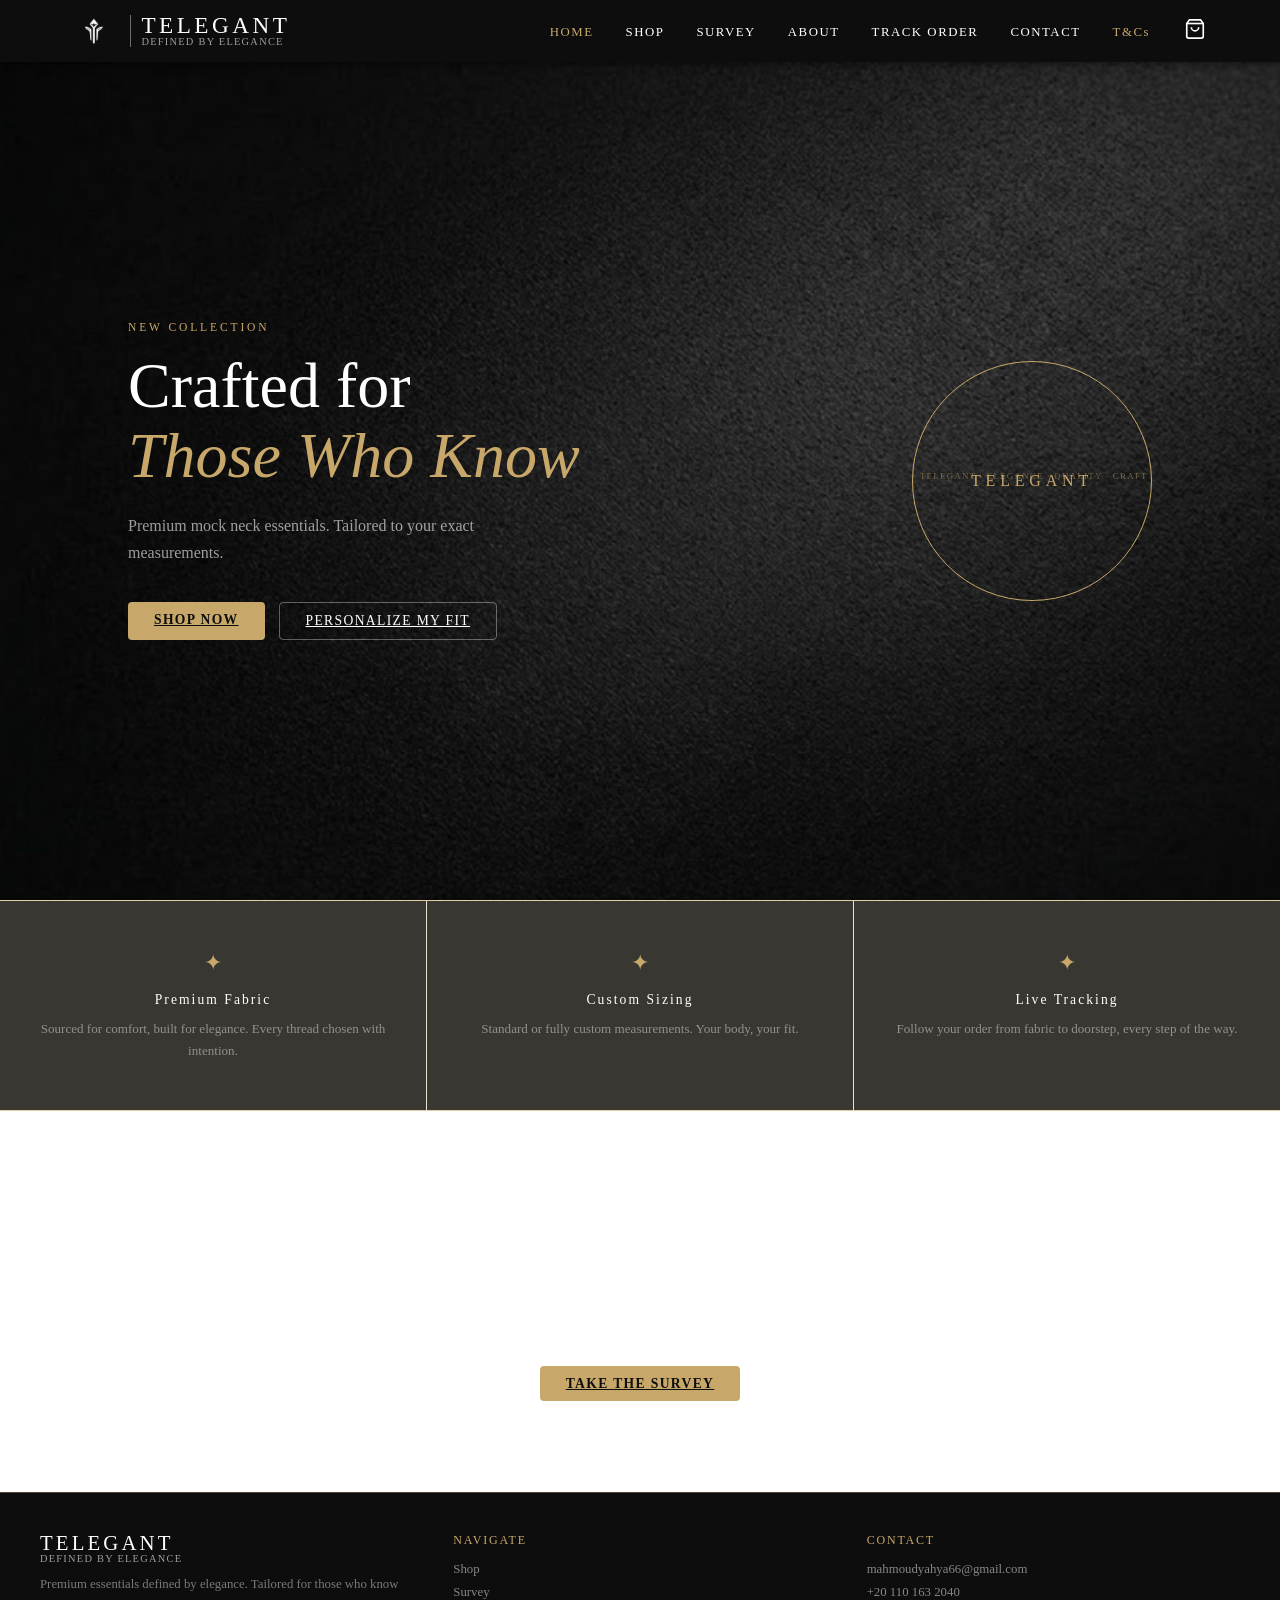
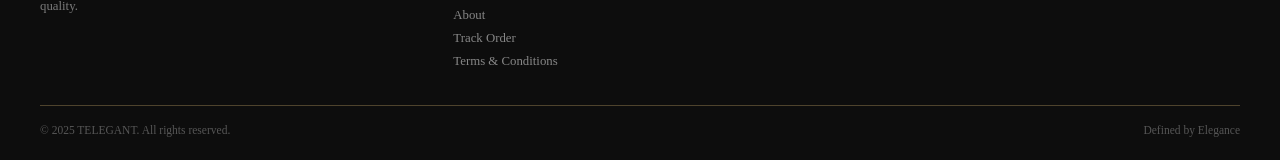
<file: index.html>
<!DOCTYPE html>
<html lang="en">
<head>
  <meta charset="UTF-8">
  <meta name="viewport" content="width=device-width, initial-scale=1.0">
  <meta name="description" content="TELEGANT — Defined by Elegance. Premium mock neck t-shirts and refined essentials.">
  <title>TELEGANT — Defined by Elegance</title>
  <link rel="stylesheet" href="shared.css">
  <link rel="stylesheet" href="home.css">
  <link rel="icon" type="image/png" href="Tfavco-w-transparent.png">
  <link rel="manifest" href="manifest.json">
</head>
<body>

  <!-- NAVBAR -->
  <nav class="telegant-navbar">
    <div class="navbar-container">
      <a href="index.html" class="navbar-logo">
        <img src="Tfavco-w-transparent.png" alt="Telegant Logo" class="logo-icon">
        <div class="logo-text">TELEGANT<span>DEFINED BY ELEGANCE</span></div>
      </a>
      <div class="navbar-right">
        <button class="hamburger" id="menu-btn" aria-label="Toggle Menu">
          <svg width="22" height="22" viewBox="0 0 24 24" fill="none" stroke="currentColor" stroke-width="2">
            <line x1="3" y1="6" x2="21" y2="6"/><line x1="3" y1="12" x2="21" y2="12"/><line x1="3" y1="18" x2="21" y2="18"/>
          </svg>
        </button>
        <ul class="navbar-links" id="nav-menu">
          <li><a href="index.html" class="active">HOME</a></li>
          <li><a href="shop.html">SHOP</a></li>
          <li><a href="survey.html">SURVEY</a></li>
          <li><a href="about.html">ABOUT</a></li>
          <li><a href="track.html">TRACK ORDER</a></li>
          <li><a href="index.html#contact">CONTACT</a></li>
          <li><a href="terms.html" class="active">T&Cs</a></li>
        </ul>
        <button class="cart-btn" id="cart-btn" aria-label="Cart" onclick="window.location.href='checkout.html'">
          <svg width="22" height="22" viewBox="0 0 24 24" fill="none" stroke="currentColor" stroke-width="1.8">
            <path d="M6 2L3 6v14a2 2 0 002 2h14a2 2 0 002-2V6l-3-4z"/><line x1="3" y1="6" x2="21" y2="6"/>
            <path d="M16 10a4 4 0 01-8 0"/>
          </svg>
          <span class="cart-count" id="cart-count">0</span>
        </button>
      </div>
    </div>
  </nav>

  <!-- HERO -->
  <main>
    <section class="hero">
      <div class="hero-content">
        <p class="hero-eyebrow">NEW COLLECTION</p>
        <h1 class="hero-title">Crafted for<br><em>Those Who Know</em></h1>
        <p class="hero-sub">Premium mock neck essentials. Tailored to your exact measurements.</p>
        <div class="hero-actions">
          <a href="shop.html" class="btn-gold">SHOP NOW</a>
          <a href="survey.html" class="btn-outline">PERSONALIZE MY FIT</a>
        </div>
      </div>
      <div class="hero-badge">
        <div class="badge-ring">
          <span>TELEGANT</span>
        </div>
      </div>
    </section>

    <!-- FEATURES -->
    <section class="features">
      <div class="feature-card">
        <div class="feature-icon">✦</div>
        <h3>Premium Fabric</h3>
        <p>Sourced for comfort, built for elegance. Every thread chosen with intention.</p>
      </div>
      <div class="feature-card">
        <div class="feature-icon">✦</div>
        <h3>Custom Sizing</h3>
        <p>Standard or fully custom measurements. Your body, your fit.</p>
      </div>
      <div class="feature-card">
        <div class="feature-icon">✦</div>
        <h3>Live Tracking</h3>
        <p>Follow your order from fabric to doorstep, every step of the way.</p>
      </div>
    </section>

    <!-- CTA SURVEY -->
    <section class="cta-section">
      <div class="cta-box">
        <p class="cta-eyebrow">PERSONALIZED EXPERIENCE</p>
        <h2>Tell Us Your Style</h2>
        <p>Help us understand your preferences so we can curate the perfect collection for you.</p>
        <a href="survey.html" class="btn-gold">TAKE THE SURVEY</a>
      </div>
    </section>
  </main>

  <!-- FOOTER -->
  <footer class="telegant-footer" id="contact">
    <div class="footer-grid">
      <div class="footer-brand">
        <div class="logo-text" style="margin-bottom:10px">TELEGANT<span>DEFINED BY ELEGANCE</span></div>
        <p>Premium essentials defined by elegance. Tailored for those who know quality.</p>
      </div>
      <div class="footer-col">
        <h4>NAVIGATE</h4>
        <a href="shop.html">Shop</a>
        <a href="survey.html">Survey</a>
        <a href="about.html">About</a>
        <a href="track.html">Track Order</a>
        <a href="terms.html">Terms &amp; Conditions</a>
      </div>
      <div class="footer-col">
        <h4>CONTACT</h4>
        <a href="mailto:mahmoudyahya66@gmail.com">mahmoudyahya66@gmail.com</a>
        <a href="tel:+201101632040">+20 110 163 2040</a>
      </div>
    </div>
    <div class="footer-bottom">
      <span>© 2025 TELEGANT. All rights reserved.</span>
      <span>Defined by Elegance</span>
    </div>
  </footer>

  <script src="shared.js"></script>
  <script src="cart.js"></script>
</body>
</html>
</file>
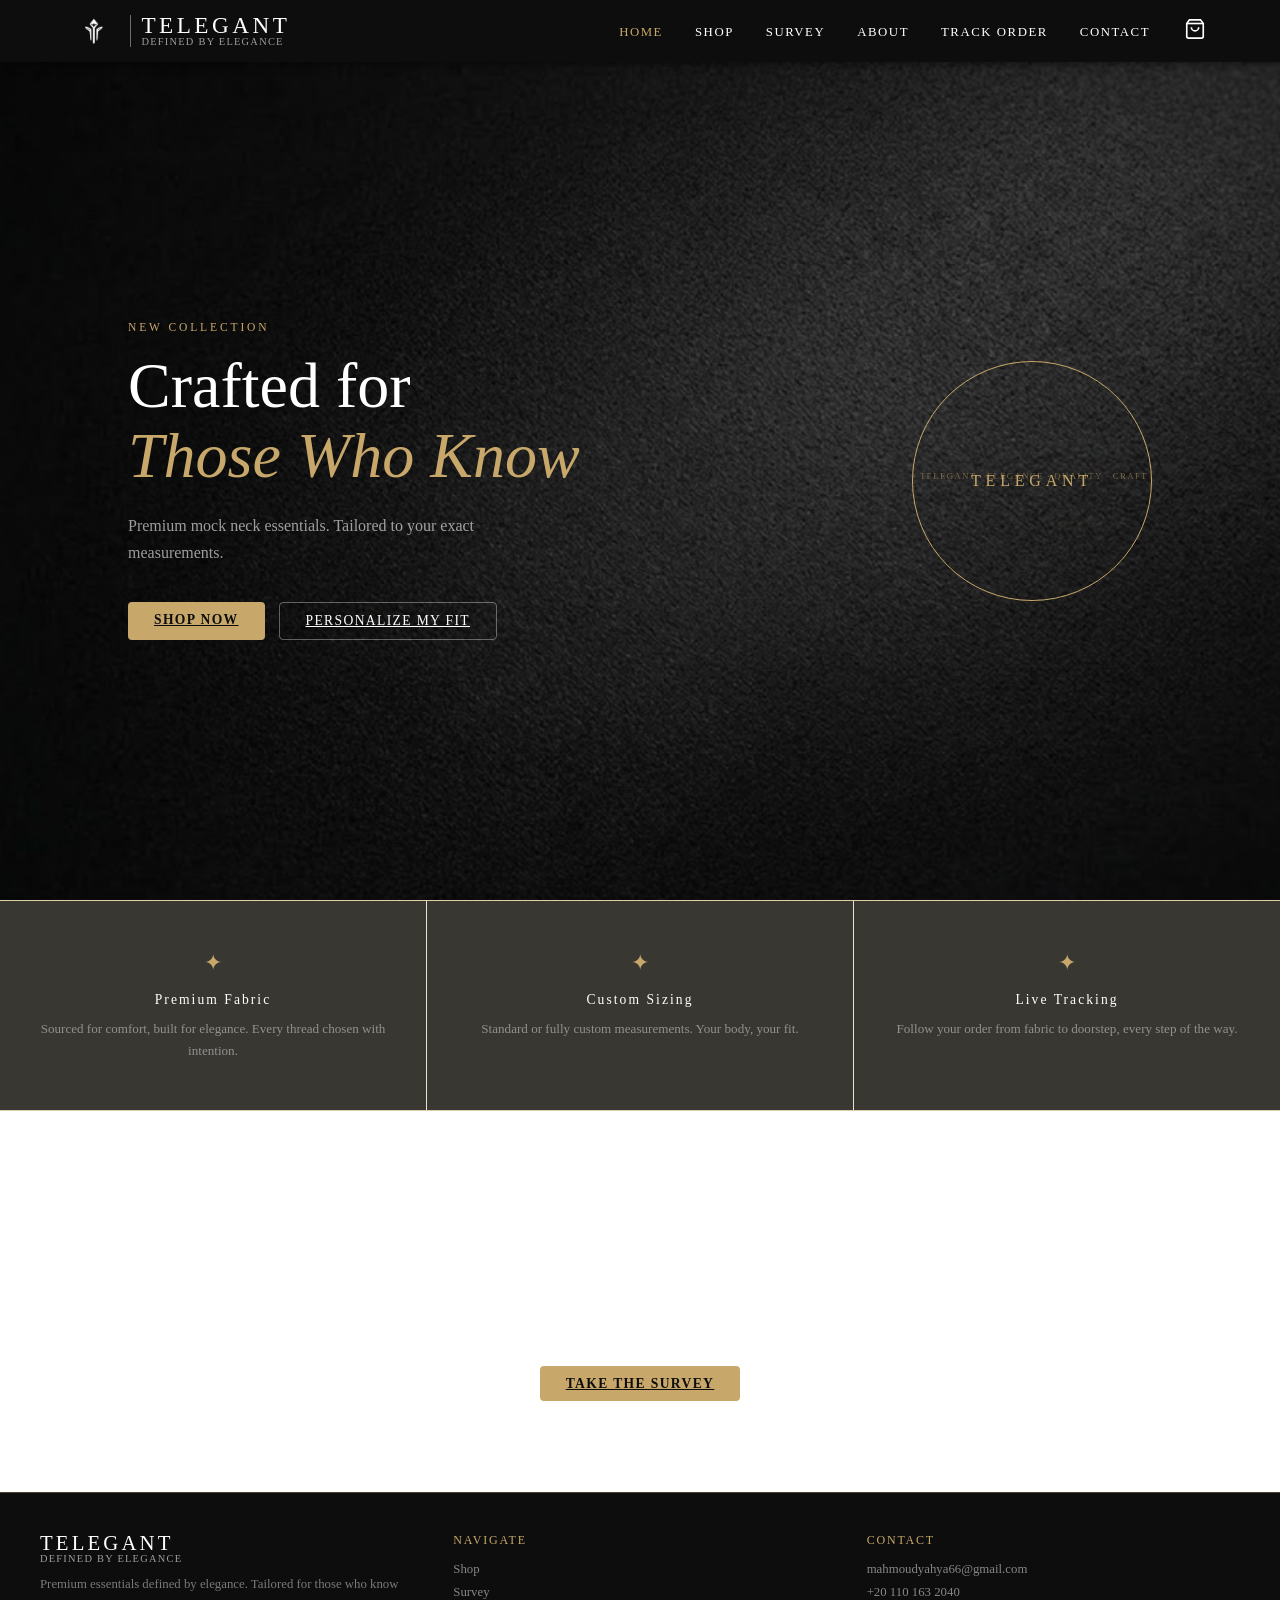
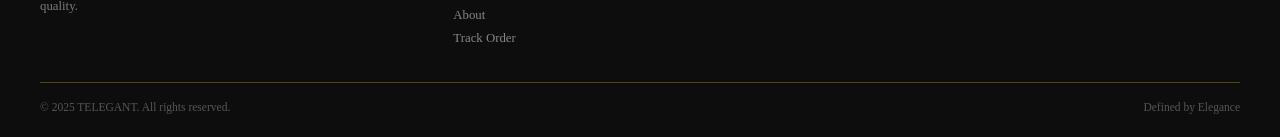
<file: Claude Website/index.html>
<!DOCTYPE html>
<html lang="en">
<head>
  <meta charset="UTF-8">
  <meta name="viewport" content="width=device-width, initial-scale=1.0">
  <meta name="description" content="TELEGANT — Defined by Elegance. Premium mock neck t-shirts and refined essentials.">
  <title>TELEGANT — Defined by Elegance</title>
  <link rel="stylesheet" href="shared.css">
  <link rel="stylesheet" href="home.css">
  <link rel="icon" type="image/png" href="Tfavco-w-transparent.png">
</head>
<body>

  <!-- NAVBAR -->
  <nav class="telegant-navbar">
    <div class="navbar-container">
      <a href="index.html" class="navbar-logo">
        <img src="Tfavco-w-transparent.png" alt="Telegant Logo" class="logo-icon">
        <div class="logo-text">TELEGANT<span>DEFINED BY ELEGANCE</span></div>
      </a>
      <div class="navbar-right">
        <button class="hamburger" id="menu-btn" aria-label="Toggle Menu">
          <svg width="22" height="22" viewBox="0 0 24 24" fill="none" stroke="currentColor" stroke-width="2">
            <line x1="3" y1="6" x2="21" y2="6"/><line x1="3" y1="12" x2="21" y2="12"/><line x1="3" y1="18" x2="21" y2="18"/>
          </svg>
        </button>
        <ul class="navbar-links" id="nav-menu">
          <li><a href="index.html" class="active">HOME</a></li>
          <li><a href="shop.html">SHOP</a></li>
          <li><a href="survey.html">SURVEY</a></li>
          <li><a href="about.html">ABOUT</a></li>
          <li><a href="track.html">TRACK ORDER</a></li>
          <li><a href="contact">CONTACT</a></li>
        </ul>
        <button class="cart-btn" id="cart-btn" aria-label="Cart" onclick="window.location.href='pages/checkout.html'">
          <svg width="22" height="22" viewBox="0 0 24 24" fill="none" stroke="currentColor" stroke-width="1.8">
            <path d="M6 2L3 6v14a2 2 0 002 2h14a2 2 0 002-2V6l-3-4z"/><line x1="3" y1="6" x2="21" y2="6"/>
            <path d="M16 10a4 4 0 01-8 0"/>
          </svg>
          <span class="cart-count" id="cart-count">0</span>
        </button>
      </div>
    </div>
  </nav>

  <!-- HERO -->
  <main>
    <section class="hero">
      <div class="hero-content">
        <p class="hero-eyebrow">NEW COLLECTION</p>
        <h1 class="hero-title">Crafted for<br><em>Those Who Know</em></h1>
        <p class="hero-sub">Premium mock neck essentials. Tailored to your exact measurements.</p>
        <div class="hero-actions">
          <a href="shop.html" class="btn-gold">SHOP NOW</a>
          <a href="survey.html" class="btn-outline">PERSONALIZE MY FIT</a>
        </div>
      </div>
      <div class="hero-badge">
        <div class="badge-ring">
          <span>TELEGANT</span>
        </div>
      </div>
    </section>

    <!-- FEATURES -->
    <section class="features">
      <div class="feature-card">
        <div class="feature-icon">✦</div>
        <h3>Premium Fabric</h3>
        <p>Sourced for comfort, built for elegance. Every thread chosen with intention.</p>
      </div>
      <div class="feature-card">
        <div class="feature-icon">✦</div>
        <h3>Custom Sizing</h3>
        <p>Standard or fully custom measurements. Your body, your fit.</p>
      </div>
      <div class="feature-card">
        <div class="feature-icon">✦</div>
        <h3>Live Tracking</h3>
        <p>Follow your order from fabric to doorstep, every step of the way.</p>
      </div>
    </section>

    <!-- CTA SURVEY -->
    <section class="cta-section">
      <div class="cta-box">
        <p class="cta-eyebrow">PERSONALIZED EXPERIENCE</p>
        <h2>Tell Us Your Style</h2>
        <p>Help us understand your preferences so we can curate the perfect collection for you.</p>
        <a href="survey.html" class="btn-gold">TAKE THE SURVEY</a>
      </div>
    </section>
  </main>

  <!-- FOOTER -->
  <footer class="telegant-footer" id="contact">
    <div class="footer-grid">
      <div class="footer-brand">
        <div class="logo-text" style="margin-bottom:10px">TELEGANT<span>DEFINED BY ELEGANCE</span></div>
        <p>Premium essentials defined by elegance. Tailored for those who know quality.</p>
      </div>
      <div class="footer-col">
        <h4>NAVIGATE</h4>
        <a href="shop.html">Shop</a>
        <a href="survey.html">Survey</a>
        <a href="about.html">About</a>
        <a href="track.html">Track Order</a>
      </div>
      <div class="footer-col">
        <h4>CONTACT</h4>
        <a href="mailto:mahmoudyahya66@gmail.com">mahmoudyahya66@gmail.com</a>
        <a href="tel:+201101632040">+20 110 163 2040</a>
      </div>
    </div>
    <div class="footer-bottom">
      <span>© 2025 TELEGANT. All rights reserved.</span>
      <span>Defined by Elegance</span>
    </div>
  </footer>

  <script src="shared.js"></script>
  <script src="cart.js"></script>
</body>
</html>
</file>
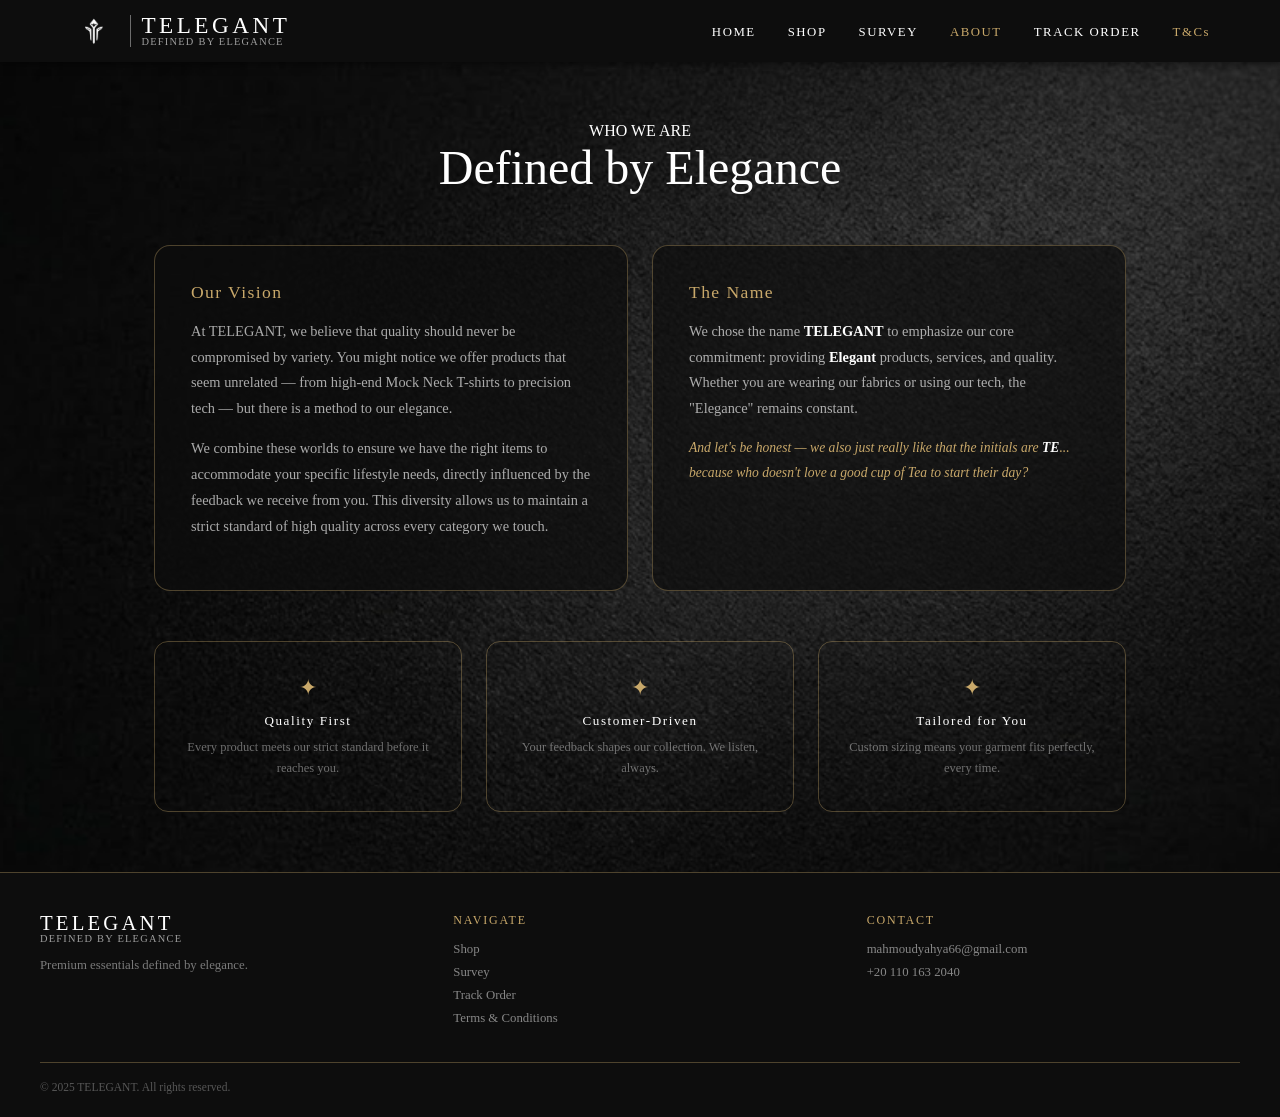
<file: about.html>
<!DOCTYPE html>
<html lang="en">
<head>
  <meta charset="UTF-8">
  <meta name="viewport" content="width=device-width, initial-scale=1.0">
  <title>TELEGANT — About Us</title>
  <link rel="stylesheet" href="shared.css">
  <link rel="stylesheet" href="about.css">
  <link rel="icon" type="image/png" href="Tfavco-w-transparent.png">
  <link rel="manifest" href="manifest.json">
</head>
<body>
  <nav class="telegant-navbar">
    <div class="navbar-container">
      <a href="index.html" class="navbar-logo">
        <img src="Tfavco-w-transparent.png" alt="Telegant Logo" class="logo-icon">
        <div class="logo-text">TELEGANT<span>DEFINED BY ELEGANCE</span></div>
      </a>
      <div class="navbar-right">
        <button class="hamburger" id="menu-btn" aria-label="Toggle Menu">
          <svg width="22" height="22" viewBox="0 0 24 24" fill="none" stroke="currentColor" stroke-width="2">
            <line x1="3" y1="6" x2="21" y2="6"/><line x1="3" y1="12" x2="21" y2="12"/><line x1="3" y1="18" x2="21" y2="18"/>
          </svg>
        </button>
        <ul class="navbar-links" id="nav-menu">
          <li><a href="index.html">HOME</a></li>
          <li><a href="shop.html">SHOP</a></li>
          <li><a href="survey.html">SURVEY</a></li>
          <li><a href="about.html" class="active">ABOUT</a></li>
          <li><a href="track.html">TRACK ORDER</a></li>
          <li><a href="terms.html" class="active">T&Cs</a></li>
        </ul>
      </div>
    </div>
  </nav>

  <main class="about-main">
    <div class="about-header">
      <p class="hero-eyebrow">WHO WE ARE</p>
      <h1>Defined by Elegance</h1>
    </div>

    <div class="about-grid">
      <div class="about-card">
        <h2>Our Vision</h2>
        <p>At TELEGANT, we believe that quality should never be compromised by variety. You might notice we offer products that seem unrelated — from high-end Mock Neck T-shirts to precision tech — but there is a method to our elegance.</p>
        <p>We combine these worlds to ensure we have the right items to accommodate your specific lifestyle needs, directly influenced by the feedback we receive from you. This diversity allows us to maintain a strict standard of high quality across every category we touch.</p>
      </div>

      <div class="about-card">
        <h2>The Name</h2>
        <p>We chose the name <strong>TELEGANT</strong> to emphasize our core commitment: providing <strong>Elegant</strong> products, services, and quality. Whether you are wearing our fabrics or using our tech, the "Elegance" remains constant.</p>
        <p class="joke-text">And let's be honest — we also just really like that the initials are <strong>TE</strong>... because who doesn't love a good cup of Tea to start their day?</p>
      </div>
    </div>

    <div class="about-values">
      <div class="value-item">
        <span class="value-icon">✦</span>
        <h3>Quality First</h3>
        <p>Every product meets our strict standard before it reaches you.</p>
      </div>
      <div class="value-item">
        <span class="value-icon">✦</span>
        <h3>Customer-Driven</h3>
        <p>Your feedback shapes our collection. We listen, always.</p>
      </div>
      <div class="value-item">
        <span class="value-icon">✦</span>
        <h3>Tailored for You</h3>
        <p>Custom sizing means your garment fits perfectly, every time.</p>
      </div>
    </div>
  </main>

  <footer class="telegant-footer">
    <div class="footer-grid">
      <div class="footer-brand">
        <div class="logo-text" style="margin-bottom:10px">TELEGANT<span>DEFINED BY ELEGANCE</span></div>
        <p>Premium essentials defined by elegance.</p>
      </div>
      <div class="footer-col">
        <h4>NAVIGATE</h4>
        <a href="shop.html">Shop</a>
        <a href="survey.html">Survey</a>
        <a href="track.html">Track Order</a>
        <a href="terms.html">Terms &amp; Conditions</a>
      </div>
      <div class="footer-col">
        <h4>CONTACT</h4>
        <a href="mailto:mahmoudyahya66@gmail.com">mahmoudyahya66@gmail.com</a>
        <a href="tel:+201101632040">+20 110 163 2040</a>
      </div>
    </div>
    <div class="footer-bottom">
      <span>© 2025 TELEGANT. All rights reserved.</span>
    </div>
  </footer>

  <script src="shared.js"></script>
  <script src="cart.js"></script>
</body>
</html>
</file>
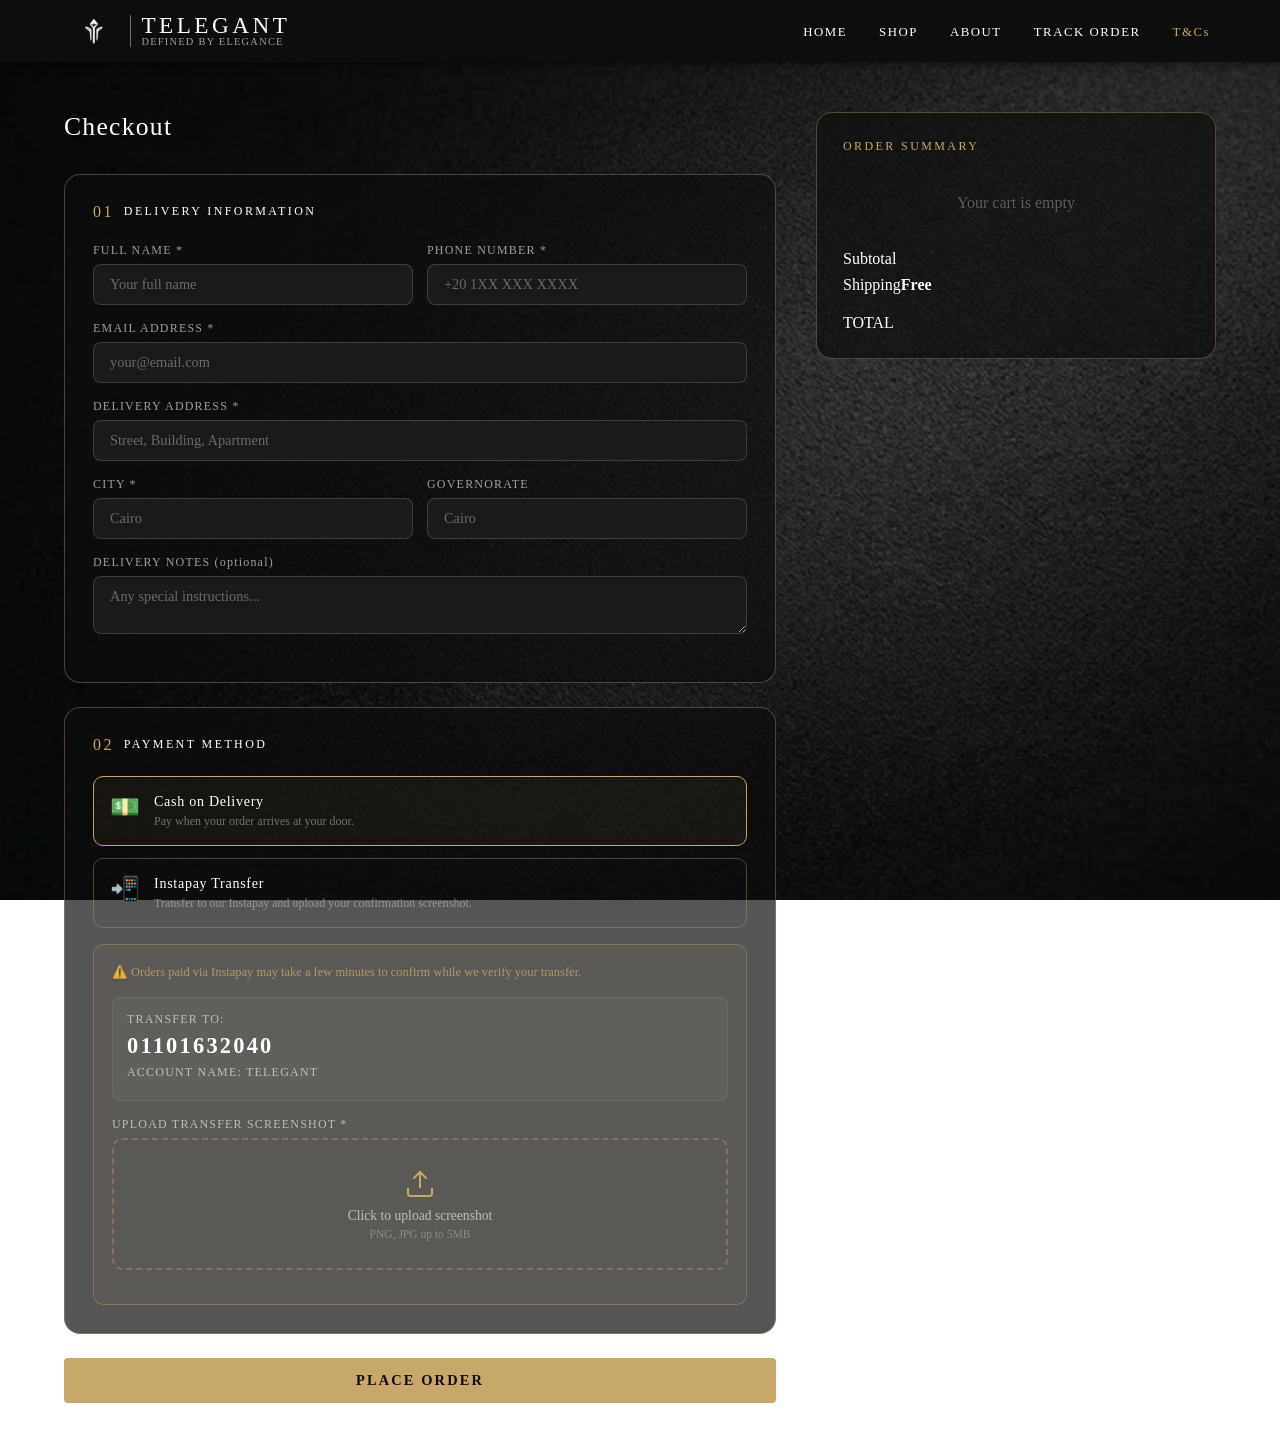
<file: checkout.html>
<!DOCTYPE html>
<html lang="en">
<head>
  <meta charset="UTF-8">
  <meta name="viewport" content="width=device-width, initial-scale=1.0">
  <title>TELEGANT — Checkout</title>
  <link rel="stylesheet" href="shared.css">
  <link rel="stylesheet" href="checkout.css">
  <link rel="icon" type="image/png" href="Tfavco-w-transparent.png">
  <link rel="manifest" href="manifest.json">
</head>
<body>

  <nav class="telegant-navbar">
    <div class="navbar-container">
      <a href="index.html" class="navbar-logo">
        <img src="Tfavco-w-transparent.png" alt="Telegant Logo" class="logo-icon">
        <div class="logo-text">TELEGANT<span>DEFINED BY ELEGANCE</span></div>
      </a>
      <div class="navbar-right">
        <button class="hamburger" id="menu-btn" aria-label="Toggle Menu">
          <svg width="22" height="22" viewBox="0 0 24 24" fill="none" stroke="currentColor" stroke-width="2">
            <line x1="3" y1="6" x2="21" y2="6"/><line x1="3" y1="12" x2="21" y2="12"/><line x1="3" y1="18" x2="21" y2="18"/>
          </svg>
        </button>
        <ul class="navbar-links" id="nav-menu">
          <li><a href="index.html">HOME</a></li>
          <li><a href="shop.html">SHOP</a></li>
          <li><a href="about.html">ABOUT</a></li>
          <li><a href="track.html">TRACK ORDER</a></li>
          <li><a href="terms.html" class="active">T&Cs</a></li>
        </ul>
      </div>
    </div>
  </nav>

  <main class="checkout-main">
    <div class="checkout-container">
      
      <!-- LEFT: FORM -->
      <div class="checkout-form-col">
        <h1 class="checkout-title">Checkout</h1>

        <!-- Step 1: Delivery Info -->
        <div class="checkout-section">
          <h2 class="section-title"><span class="step-num">01</span> DELIVERY INFORMATION</h2>
          <div class="form-row">
            <div class="input-group">
              <label class="input-label">FULL NAME *</label>
              <input type="text" class="input-field" id="co-name" placeholder="Your full name">
            </div>
            <div class="input-group">
              <label class="input-label">PHONE NUMBER *</label>
              <input type="tel" class="input-field" id="co-phone" placeholder="+20 1XX XXX XXXX">
            </div>
          </div>
          <div class="input-group">
            <label class="input-label">EMAIL ADDRESS *</label>
            <input type="email" class="input-field" id="co-email" placeholder="your@email.com">
          </div>
          <div class="input-group">
            <label class="input-label">DELIVERY ADDRESS *</label>
            <input type="text" class="input-field" id="co-address" placeholder="Street, Building, Apartment">
          </div>
          <div class="form-row">
            <div class="input-group">
              <label class="input-label">CITY *</label>
              <input type="text" class="input-field" id="co-city" placeholder="Cairo">
            </div>
            <div class="input-group">
              <label class="input-label">GOVERNORATE</label>
              <input type="text" class="input-field" id="co-gov" placeholder="Cairo">
            </div>
          </div>
          <div class="input-group">
            <label class="input-label">DELIVERY NOTES (optional)</label>
            <textarea class="input-field" id="co-notes" rows="2" placeholder="Any special instructions..."></textarea>
          </div>
        </div>

        <!-- Step 2: Payment -->
        <div class="checkout-section">
          <h2 class="section-title"><span class="step-num">02</span> PAYMENT METHOD</h2>
          
          <div class="payment-options">
            <label class="payment-option" id="pay-cod-label">
              <input type="radio" name="payment" value="cod" id="pay-cod" checked onchange="handlePaymentChange()">
              <div class="payment-content">
                <div class="payment-icon">💵</div>
                <div>
                  <strong>Cash on Delivery</strong>
                  <p>Pay when your order arrives at your door.</p>
                </div>
              </div>
            </label>

            <label class="payment-option" id="pay-instapay-label">
              <input type="radio" name="payment" value="instapay" id="pay-instapay" onchange="handlePaymentChange()">
              <div class="payment-content">
                <div class="payment-icon">📲</div>
                <div>
                  <strong>Instapay Transfer</strong>
                  <p>Transfer to our Instapay and upload your confirmation screenshot.</p>
                </div>
              </div>
            </label>
          </div>

          <!-- Instapay Details (shown when selected) -->
          <div id="instapay-section" class="instapay-section hidden">
            <div class="instapay-info">
              <p class="instapay-notice">
                ⚠️ Orders paid via Instapay may take a few minutes to confirm while we verify your transfer.
              </p>
              <div class="instapay-account">
                <p class="input-label">TRANSFER TO:</p>
                <!-- TODO: Replace with your actual Instapay account number -->
                <strong class="instapay-number">01101632040</strong>
                <p class="input-label" style="margin-top:6px">ACCOUNT NAME: TELEGANT</p>
              </div>
            </div>
            <div class="input-group" style="margin-top:16px">
              <label class="input-label">UPLOAD TRANSFER SCREENSHOT *</label>
              <div class="upload-area" id="upload-area" onclick="document.getElementById('screenshot-file').click()">
                <svg width="32" height="32" viewBox="0 0 24 24" fill="none" stroke="currentColor" stroke-width="1.5" style="color:var(--gold);margin-bottom:8px">
                  <path d="M21 15v4a2 2 0 01-2 2H5a2 2 0 01-2-2v-4M17 8l-5-5-5 5M12 3v12"/>
                </svg>
                <p>Click to upload screenshot</p>
                <span>PNG, JPG up to 5MB</span>
              </div>
              <input type="file" id="screenshot-file" accept="image/*" style="display:none" onchange="handleScreenshot(this)">
              <div id="screenshot-preview" class="hidden"></div>
            </div>
          </div>
        </div>

        <button class="btn-gold place-order-btn" id="place-order-btn" onclick="placeOrder()">
          PLACE ORDER
        </button>
      </div>

      <!-- RIGHT: ORDER SUMMARY -->
      <div class="checkout-summary-col">
        <div class="order-summary-box">
          <h3 class="summary-title">ORDER SUMMARY</h3>
          <div id="summary-items"></div>
          <div class="summary-totals">
            <div class="spec-row"><span>Subtotal</span><strong id="summary-subtotal"></strong></div>
            <div class="spec-row"><span>Shipping</span><strong>Free</strong></div>
            <div class="spec-row total-row" style="margin-top:12px">
              <span>TOTAL</span><strong id="summary-total"></strong>
            </div>
          </div>
        </div>
      </div>
    </div>
  </main>

  <!-- SUCCESS MODAL -->
  <div class="modal-overlay" id="success-modal">
    <div class="modal-box success-modal-box">
      <div class="success-icon">✦</div>
      <h2 class="success-title">Order Placed!</h2>
      <p class="success-sub">Thank you for your order. A confirmation email has been sent to you.</p>
      <div class="order-number-box">
        <p class="input-label">YOUR ORDER NUMBER</p>
        <div class="order-number" id="success-order-number"></div>
      </div>
      <p class="success-note" id="instapay-note" style="display:none">
        ⏳ Your Instapay transfer is being verified. This may take a few minutes. We'll email you once confirmed.
      </p>
      <div class="success-actions">
        <button class="btn-outline" onclick="window.location.href='track.html?order='+currentOrderNum">TRACK MY ORDER</button>
        <button class="btn-gold" onclick="window.location.href='shop.html'">CONTINUE SHOPPING</button>
      </div>
    </div>
  </div>

  <div class="toast" id="toast"></div>

  <script src="shared.js"></script>
  <script src="cart.js"></script>
  <script src="checkout.js"></script>
</body>
</html>
</file>
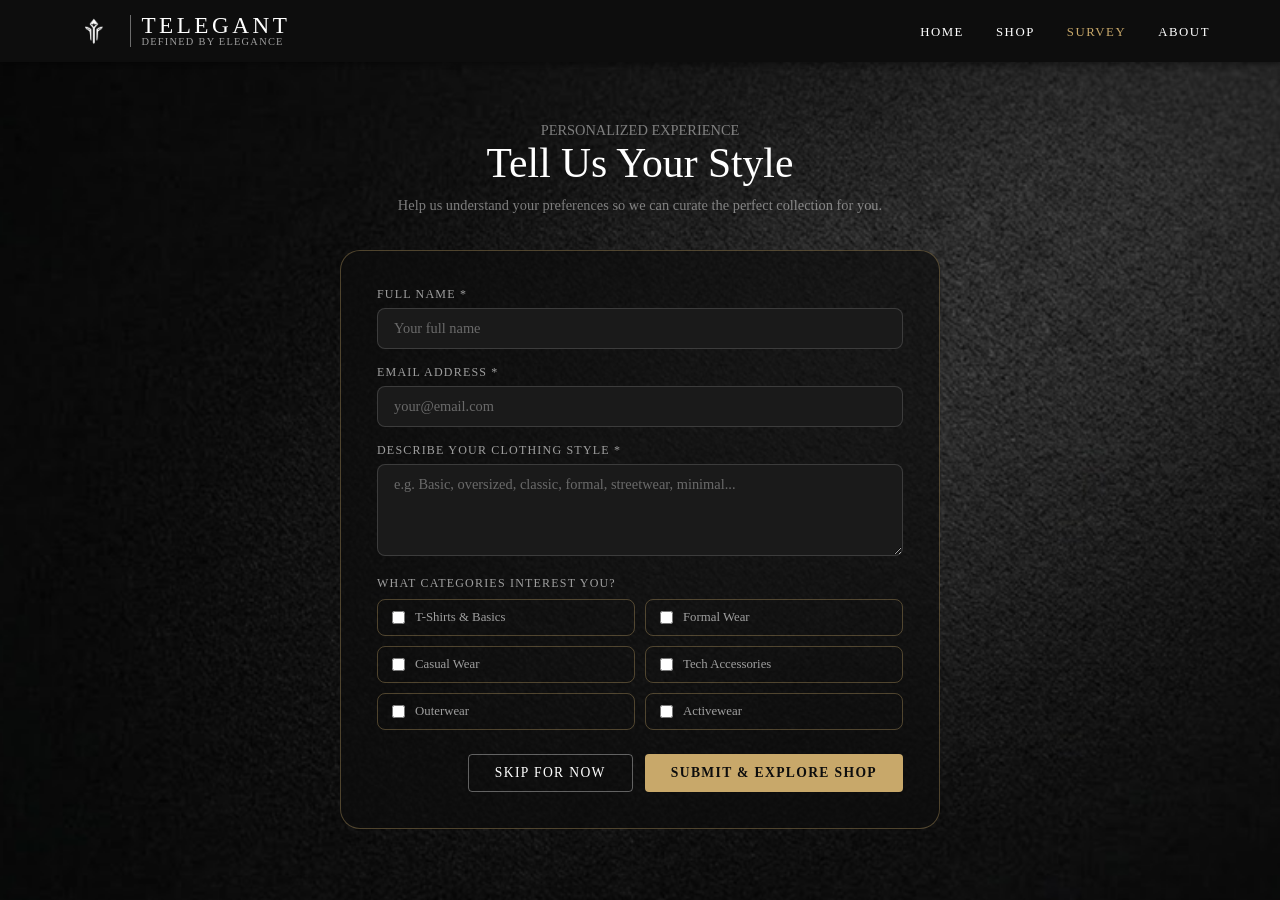
<file: survey.html>
<!DOCTYPE html>
<html lang="en">
<head>
  <meta charset="UTF-8">
  <meta name="viewport" content="width=device-width, initial-scale=1.0">
  <title>TELEGANT — Style Survey</title>
  <link rel="stylesheet" href="shared.css">
  <link rel="stylesheet" href="survey.css">
  <link rel="icon" type="image/png" href="Tfavco-w-transparent.png">
  <link rel="manifest" href="manifest.json">
</head>
<body>
  <nav class="telegant-navbar">
    <div class="navbar-container">
      <a href="index.html" class="navbar-logo">
        <img src="Tfavco-w-transparent.png" alt="Telegant Logo" class="logo-icon">
        <div class="logo-text">TELEGANT<span>DEFINED BY ELEGANCE</span></div>
      </a>
      <div class="navbar-right">
        <button class="hamburger" id="menu-btn" aria-label="Toggle Menu">
          <svg width="22" height="22" viewBox="0 0 24 24" fill="none" stroke="currentColor" stroke-width="2">
            <line x1="3" y1="6" x2="21" y2="6"/><line x1="3" y1="12" x2="21" y2="12"/><line x1="3" y1="18" x2="21" y2="18"/>
          </svg>
        </button>
        <ul class="navbar-links" id="nav-menu">
          <li><a href="index.html">HOME</a></li>
          <li><a href="shop.html">SHOP</a></li>
          <li><a href="survey.html" class="active">SURVEY</a></li>
          <li><a href="about.html">ABOUT</a></li>
        </ul>
      </div>
    </div>
  </nav>

  <main class="survey-main">
    <div class="survey-container">
      <div class="survey-header">
        <p class="hero-eyebrow">PERSONALIZED EXPERIENCE</p>
        <h1>Tell Us Your Style</h1>
        <p>Help us understand your preferences so we can curate the perfect collection for you.</p>
      </div>

      <div class="survey-card">
        <div class="input-group">
          <label class="input-label">FULL NAME *</label>
          <input type="text" class="input-field" id="sv-name" placeholder="Your full name">
        </div>
        <div class="input-group">
          <label class="input-label">EMAIL ADDRESS *</label>
          <input type="email" class="input-field" id="sv-email" placeholder="your@email.com">
        </div>
        <div class="input-group">
          <label class="input-label">DESCRIBE YOUR CLOTHING STYLE *</label>
          <textarea class="input-field" id="sv-style" rows="4" placeholder="e.g. Basic, oversized, classic, formal, streetwear, minimal..."></textarea>
        </div>
        <div class="input-group">
          <label class="input-label">WHAT CATEGORIES INTEREST YOU?</label>
          <div class="checkbox-grid">
            <label class="check-option"><input type="checkbox" value="tshirts"> T-Shirts & Basics</label>
            <label class="check-option"><input type="checkbox" value="formal"> Formal Wear</label>
            <label class="check-option"><input type="checkbox" value="casual"> Casual Wear</label>
            <label class="check-option"><input type="checkbox" value="tech"> Tech Accessories</label>
            <label class="check-option"><input type="checkbox" value="outerwear"> Outerwear</label>
            <label class="check-option"><input type="checkbox" value="activewear"> Activewear</label>
          </div>
        </div>
        <div class="survey-actions">
          <a href="shop.html" class="btn-outline">SKIP FOR NOW</a>
          <button class="btn-gold" id="sv-submit" onclick="submitSurvey()">SUBMIT & EXPLORE SHOP</button>
        </div>
      </div>
    </div>
  </main>

  <div class="toast" id="toast"></div>

  <script src="shared.js"></script>
  <script src="cart.js"></script>
  <script>
  async function submitSurvey() {
    const name  = document.getElementById('sv-name').value.trim();
    const email = document.getElementById('sv-email').value.trim();
    const style = document.getElementById('sv-style').value.trim();
    if (!name || !email || !style) { showToast('Please fill in all required fields', 'error'); return; }

    const btn = document.getElementById('sv-submit');
    btn.textContent = 'SENDING...'; btn.disabled = true;

    const interests = [...document.querySelectorAll('.check-option input:checked')].map(c => c.value);

    try {
      // ── TODO: Replace with your Google Script URL or backend endpoint ──
      const scriptURL = 'https://script.google.com/macros/s/AKfycbyRF3tkP6T86uIkem6QA0zWfiT4bVWTLLHMGGQpmguGFGOQVEnOUFpNXWJKGy67KKEXlQ/exec';
      const formData = new FormData();
      formData.append('fullname', name);
      formData.append('email', email);
      formData.append('feedback', style);
      formData.append('interests', interests.join(', '));
      await fetch(scriptURL, { method: 'POST', body: formData });
    } catch (e) { /* silent fail on Google Script CORS */ }

    showToast('Thank you! Redirecting to shop...', 'success');
    setTimeout(() => window.location.href = 'shop.html', 1500);
  }
  </script>
</body>
</html>
</file>
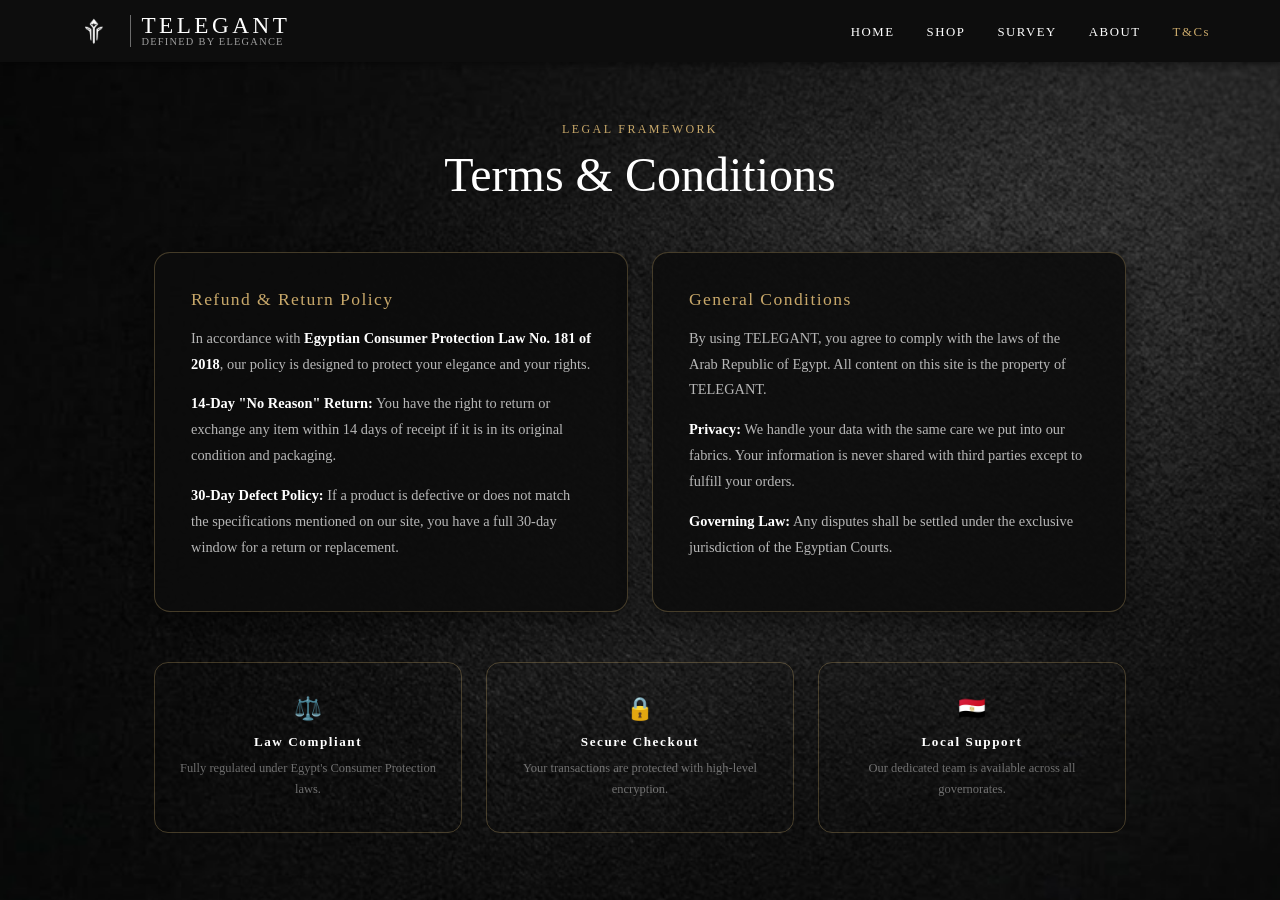
<file: terms.html>
<!DOCTYPE html>
<html lang="en">
<head>
  <meta charset="UTF-8">
  <meta name="viewport" content="width=device-width, initial-scale=1.0">
  <title>TELEGANT — Terms & Conditions</title>
   <link rel="stylesheet" href="shared.css">
  <link rel="stylesheet" href="terms.css">
  <link rel="icon" type="image/png" href="Tfavco-w-transparent.png">
  <link rel="manifest" href="manifest.json">
</head>
<body>
  <nav class="telegant-navbar">
    <div class="navbar-container">
      <a href="index.html" class="navbar-logo">
        <img src="Tfavco-w-transparent.png" alt="Telegant Logo" class="logo-icon">
        <div class="logo-text">TELEGANT<span>DEFINED BY ELEGANCE</span></div>
      </a>
      <button class="hamburger" id="menu-btn" aria-label="Toggle Menu">
        <svg width="22" height="22" viewBox="0 0 24 24" fill="none" stroke="currentColor" stroke-width="2">
          <line x1="3" y1="6" x2="21" y2="6"/><line x1="3" y1="12" x2="21" y2="12"/><line x1="3" y1="18" x2="21" y2="18"/>
        </svg>
      </button>
      <ul class="navbar-links" id="nav-menu">
        <li><a href="index.html">HOME</a></li>
        <li><a href="shop.html">SHOP</a></li>
        <li><a href="survey.html">SURVEY</a></li>
        <li><a href="about.html">ABOUT</a></li>
        <li><a href="terms.html" class="active">T&Cs</a></li>
      </ul>
    </div>
  </nav>

  <main class="about-main">
    <div class="about-header">
      <p class="hero-eyebrow">LEGAL FRAMEWORK</p>
      <h1>Terms & Conditions</h1>
    </div>

    <div class="about-grid">
      <!-- Card 1: Refund Policy (Egypt Regulations) -->
      <div class="about-card">
        <h2>Refund & Return Policy</h2>
        <p>In accordance with <strong>Egyptian Consumer Protection Law No. 181 of 2018</strong>, our policy is designed to protect your elegance and your rights.</p>
        <p><strong>14-Day "No Reason" Return:</strong> You have the right to return or exchange any item within 14 days of receipt if it is in its original condition and packaging.</p>
        <p><strong>30-Day Defect Policy:</strong> If a product is defective or does not match the specifications mentioned on our site, you have a full 30-day window for a return or replacement.</p>
      </div>

      <!-- Card 2: General Terms -->
      <div class="about-card">
        <h2>General Conditions</h2>
        <p>By using TELEGANT, you agree to comply with the laws of the Arab Republic of Egypt. All content on this site is the property of TELEGANT.</p>
        <p><strong>Privacy:</strong> We handle your data with the same care we put into our fabrics. Your information is never shared with third parties except to fulfill your orders.</p>
        <p><strong>Governing Law:</strong> Any disputes shall be settled under the exclusive jurisdiction of the Egyptian Courts.</p>
      </div>
    </div>

    <!-- Values Grid for Extra Trust -->
    <div class="about-values">
      <div class="value-item">
        <span class="value-icon">⚖️</span>
        <h3>Law Compliant</h3>
        <p>Fully regulated under Egypt's Consumer Protection laws.</p>
      </div>
      <div class="value-item">
        <span class="value-icon">🔒</span>
        <h3>Secure Checkout</h3>
        <p>Your transactions are protected with high-level encryption.</p>
      </div>
      <div class="value-item">
        <span class="value-icon">🇪🇬</span>
        <h3>Local Support</h3>
        <p>Our dedicated team is available across all governorates.</p>
      </div>
    </div>
  </main>

  <script>
    // Navbar toggle logic
    window.addEventListener('load', () => {
        const menuBtn = document.getElementById('menu-btn');
        const navMenu = document.getElementById('nav-menu');
        menuBtn?.addEventListener('click', (e) => {
            e.stopPropagation();
            navMenu.classList.toggle('show');
        });
        document.addEventListener('click', (e) => {
            if (!navMenu.contains(e.target)) navMenu.classList.remove('show');
        });
    });
  </script>
</body>
</html>
</file>
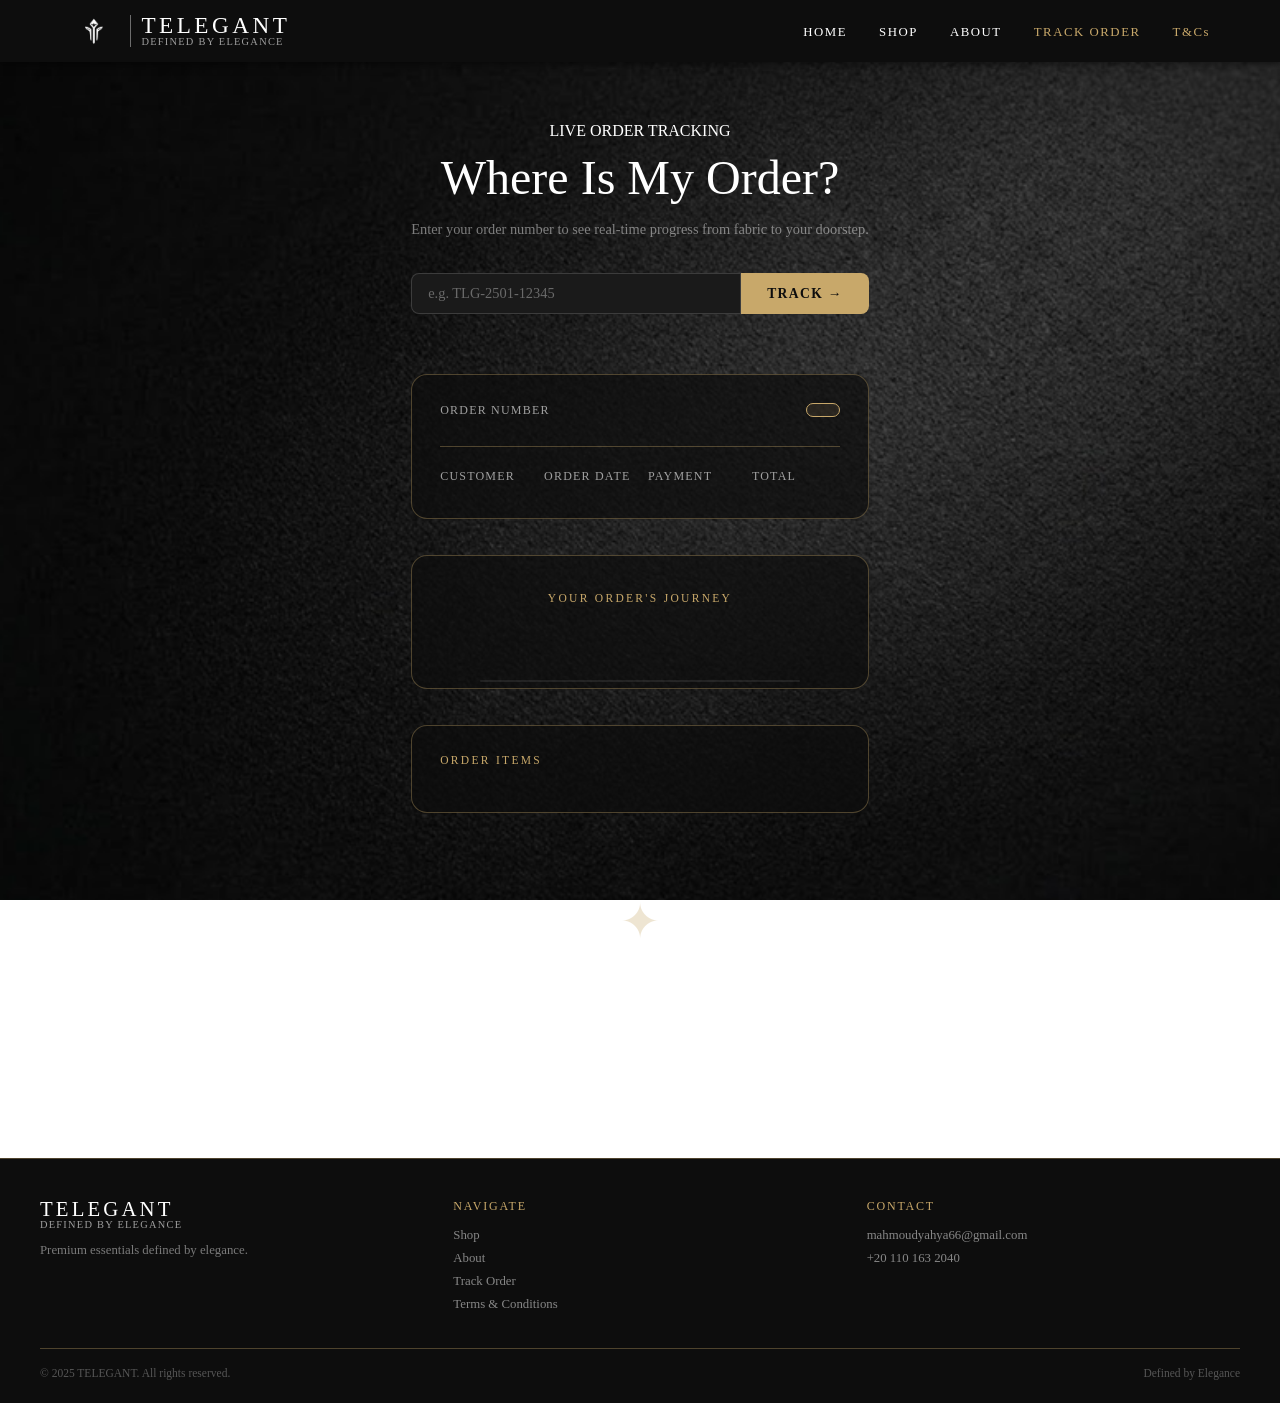
<file: track.html>
<!DOCTYPE html>
<html lang="en">
<head>
  <meta charset="UTF-8">
  <meta name="viewport" content="width=device-width, initial-scale=1.0">
  <title>TELEGANT — Track Your Order</title>
  <link rel="stylesheet" href="shared.css">
  <link rel="stylesheet" href="track.css">
  <link rel="icon" type="image/png" href="Tfavco-w-transparent.png">
  <link rel="manifest" href="manifest.json">
</head>
<body>

  <nav class="telegant-navbar">
    <div class="navbar-container">
      <a href="index.html" class="navbar-logo">
        <img src="Tfavco-w-transparent.png" alt="Telegant Logo" class="logo-icon">
        <div class="logo-text">TELEGANT<span>DEFINED BY ELEGANCE</span></div>
      </a>
      <div class="navbar-right">
        <button class="hamburger" id="menu-btn" aria-label="Toggle Menu">
          <svg width="22" height="22" viewBox="0 0 24 24" fill="none" stroke="currentColor" stroke-width="2">
            <line x1="3" y1="6" x2="21" y2="6"/><line x1="3" y1="12" x2="21" y2="12"/><line x1="3" y1="18" x2="21" y2="18"/>
          </svg>
        </button>
        <ul class="navbar-links" id="nav-menu">
          <li><a href="index.html">HOME</a></li>
          <li><a href="shop.html">SHOP</a></li>
          <li><a href="about.html">ABOUT</a></li>
          <li><a href="track.html" class="active">TRACK ORDER</a></li>
          <li><a href="terms.html" class="active">T&Cs</a></li>
        </ul>
      </div>
    </div>
  </nav>

  <main class="track-main">

    <!-- Search Box -->
    <div class="track-search-section">
      <p class="hero-eyebrow" style="text-align:center;margin-bottom:10px">LIVE ORDER TRACKING</p>
      <h1 class="track-heading">Where Is My Order?</h1>
      <p class="track-sub">Enter your order number to see real-time progress from fabric to your doorstep.</p>
      <div class="track-search-box">
        <input type="text" class="input-field" id="order-input" placeholder="e.g. TLG-2501-12345" style="border-radius:8px 0 0 8px">
        <button class="btn-gold" onclick="trackOrder()" style="border-radius:0 8px 8px 0;white-space:nowrap">TRACK →</button>
      </div>
    </div>

    <!-- Tracking Result -->
    <div id="tracking-result" class="tracking-result hidden">

      <!-- Order Info -->
      <div class="order-info-card">
        <div class="order-info-header">
          <div>
            <p class="input-label">ORDER NUMBER</p>
            <h2 id="tr-order-number"></h2>
          </div>
          <div class="order-status-badge" id="tr-status-badge"></div>
        </div>
        <div class="order-info-grid">
          <div><p class="input-label">CUSTOMER</p><strong id="tr-name"></strong></div>
          <div><p class="input-label">ORDER DATE</p><strong id="tr-date"></strong></div>
          <div><p class="input-label">PAYMENT</p><strong id="tr-payment"></strong></div>
          <div><p class="input-label">TOTAL</p><strong id="tr-total"></strong></div>
        </div>
      </div>

      <!-- LIVE JOURNEY TRACKER -->
      <div class="journey-container">
        <h3 class="journey-title">YOUR ORDER'S JOURNEY</h3>
        
        <div class="journey-track">
          <!-- Background line -->
          <div class="journey-line">
            <div class="journey-line-fill" id="journey-line-fill"></div>
          </div>

          <!-- Steps -->
          <div class="journey-steps" id="journey-steps"></div>
        </div>
      </div>

      <!-- Order Items -->
      <div class="order-items-section">
        <h3 class="section-heading">ORDER ITEMS</h3>
        <div id="tr-items"></div>
      </div>

    </div>

    <!-- Not Found -->
    <div id="not-found" class="not-found hidden">
      <div class="not-found-icon">✦</div>
      <h3>Order Not Found</h3>
      <p>We couldn't find an order with that number. Please check and try again.</p>
    </div>

  </main>

  <div class="toast" id="toast"></div>

  <footer class="telegant-footer">
    <div class="footer-grid">
      <div class="footer-brand">
        <div class="logo-text" style="margin-bottom:10px">TELEGANT<span>DEFINED BY ELEGANCE</span></div>
        <p>Premium essentials defined by elegance.</p>
      </div>
      <div class="footer-col">
        <h4>NAVIGATE</h4>
        <a href="shop.html">Shop</a>
        <a href="about.html">About</a>
        <a href="track.html">Track Order</a>
        <a href="terms.html">Terms &amp; Conditions</a>
      </div>
      <div class="footer-col">
        <h4>CONTACT</h4>
        <a href="mailto:mahmoudyahya66@gmail.com">mahmoudyahya66@gmail.com</a>
        <a href="tel:+201101632040">+20 110 163 2040</a>
      </div>
    </div>
    <div class="footer-bottom">
      <span>© 2025 TELEGANT. All rights reserved.</span>
      <span>Defined by Elegance</span>
    </div>
  </footer>

  <script src="shared.js"></script>
  <script src="cart.js"></script>
  <script src="track.js"></script>
</body>
</html>
</file>
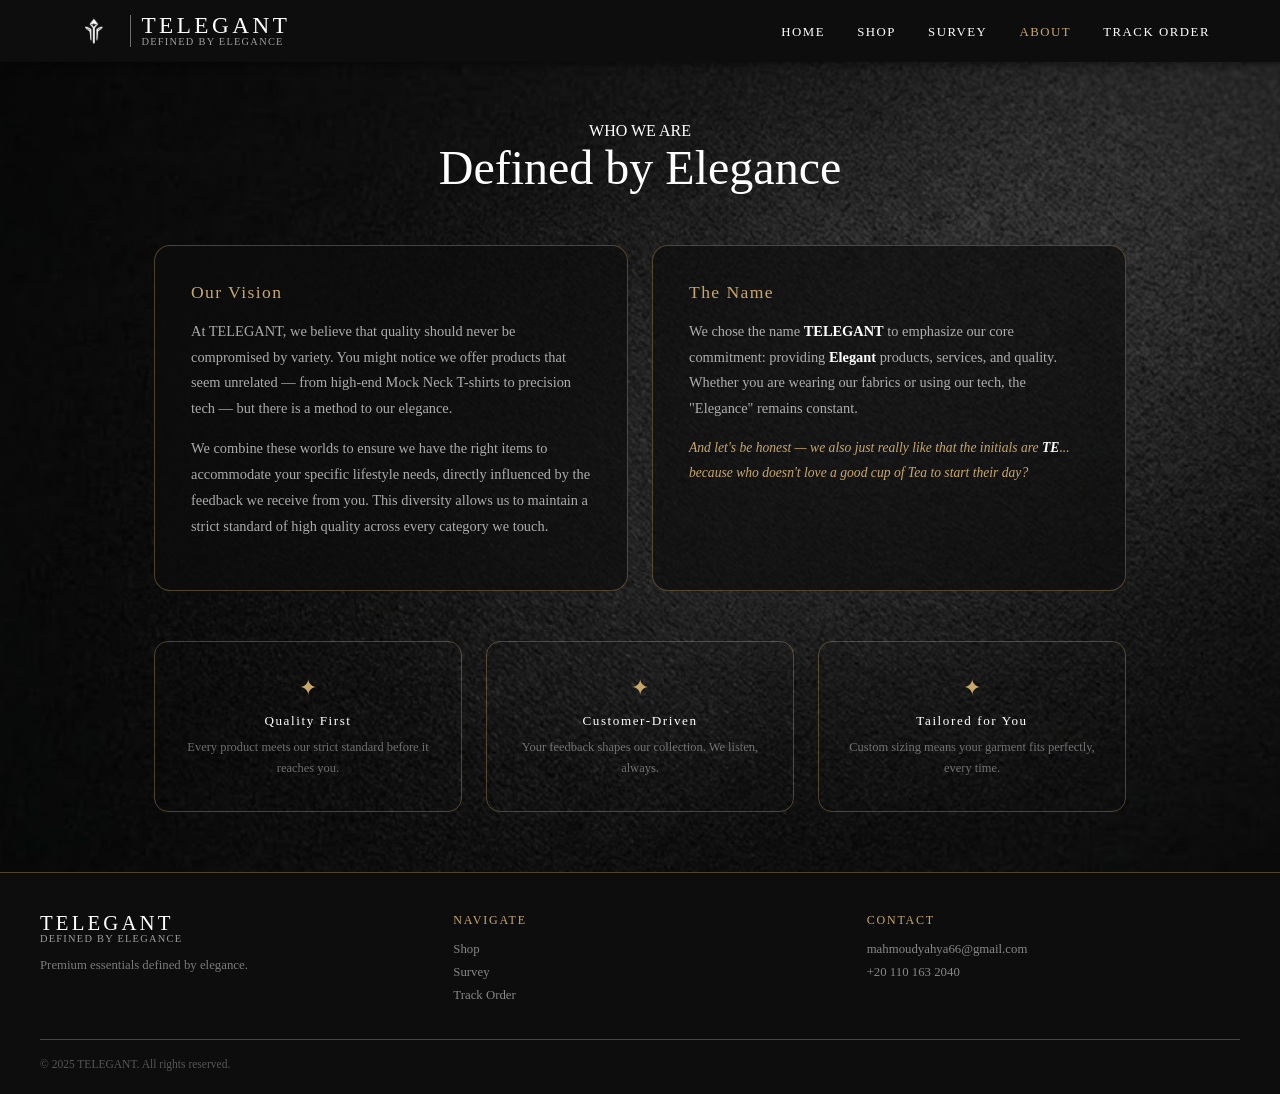
<file: Claude Website/about.html>
<!DOCTYPE html>
<html lang="en">
<head>
  <meta charset="UTF-8">
  <meta name="viewport" content="width=device-width, initial-scale=1.0">
  <title>TELEGANT — About Us</title>
  <link rel="stylesheet" href="shared.css">
  <link rel="stylesheet" href="about.css">
  <link rel="icon" type="image/png" href="Tfavco-w-transparent.png">
</head>
<body>
  <nav class="telegant-navbar">
    <div class="navbar-container">
      <a href="index.html" class="navbar-logo">
        <img src="Tfavco-w-transparent.png" alt="Telegant Logo" class="logo-icon">
        <div class="logo-text">TELEGANT<span>DEFINED BY ELEGANCE</span></div>
      </a>
      <div class="navbar-right">
        <button class="hamburger" id="menu-btn" aria-label="Toggle Menu">
          <svg width="22" height="22" viewBox="0 0 24 24" fill="none" stroke="currentColor" stroke-width="2">
            <line x1="3" y1="6" x2="21" y2="6"/><line x1="3" y1="12" x2="21" y2="12"/><line x1="3" y1="18" x2="21" y2="18"/>
          </svg>
        </button>
        <ul class="navbar-links" id="nav-menu">
          <li><a href="index.html">HOME</a></li>
          <li><a href="shop.html">SHOP</a></li>
          <li><a href="survey.html">SURVEY</a></li>
          <li><a href="about.html" class="active">ABOUT</a></li>
          <li><a href="track.html">TRACK ORDER</a></li>
        </ul>
      </div>
    </div>
  </nav>

  <main class="about-main">
    <div class="about-header">
      <p class="hero-eyebrow">WHO WE ARE</p>
      <h1>Defined by Elegance</h1>
    </div>

    <div class="about-grid">
      <div class="about-card">
        <h2>Our Vision</h2>
        <p>At TELEGANT, we believe that quality should never be compromised by variety. You might notice we offer products that seem unrelated — from high-end Mock Neck T-shirts to precision tech — but there is a method to our elegance.</p>
        <p>We combine these worlds to ensure we have the right items to accommodate your specific lifestyle needs, directly influenced by the feedback we receive from you. This diversity allows us to maintain a strict standard of high quality across every category we touch.</p>
      </div>

      <div class="about-card">
        <h2>The Name</h2>
        <p>We chose the name <strong>TELEGANT</strong> to emphasize our core commitment: providing <strong>Elegant</strong> products, services, and quality. Whether you are wearing our fabrics or using our tech, the "Elegance" remains constant.</p>
        <p class="joke-text">And let's be honest — we also just really like that the initials are <strong>TE</strong>... because who doesn't love a good cup of Tea to start their day?</p>
      </div>
    </div>

    <div class="about-values">
      <div class="value-item">
        <span class="value-icon">✦</span>
        <h3>Quality First</h3>
        <p>Every product meets our strict standard before it reaches you.</p>
      </div>
      <div class="value-item">
        <span class="value-icon">✦</span>
        <h3>Customer-Driven</h3>
        <p>Your feedback shapes our collection. We listen, always.</p>
      </div>
      <div class="value-item">
        <span class="value-icon">✦</span>
        <h3>Tailored for You</h3>
        <p>Custom sizing means your garment fits perfectly, every time.</p>
      </div>
    </div>
  </main>

  <footer class="telegant-footer">
    <div class="footer-grid">
      <div class="footer-brand">
        <div class="logo-text" style="margin-bottom:10px">TELEGANT<span>DEFINED BY ELEGANCE</span></div>
        <p>Premium essentials defined by elegance.</p>
      </div>
      <div class="footer-col">
        <h4>NAVIGATE</h4>
        <a href="shop.html">Shop</a>
        <a href="survey.html">Survey</a>
        <a href="track.html">Track Order</a>
      </div>
      <div class="footer-col">
        <h4>CONTACT</h4>
        <a href="mailto:mahmoudyahya66@gmail.com">mahmoudyahya66@gmail.com</a>
        <a href="tel:+201101632040">+20 110 163 2040</a>
      </div>
    </div>
    <div class="footer-bottom">
      <span>© 2025 TELEGANT. All rights reserved.</span>
    </div>
  </footer>

  <script src="shared.js"></script>
  <script src="cart.js"></script>
</body>
</html>
</file>
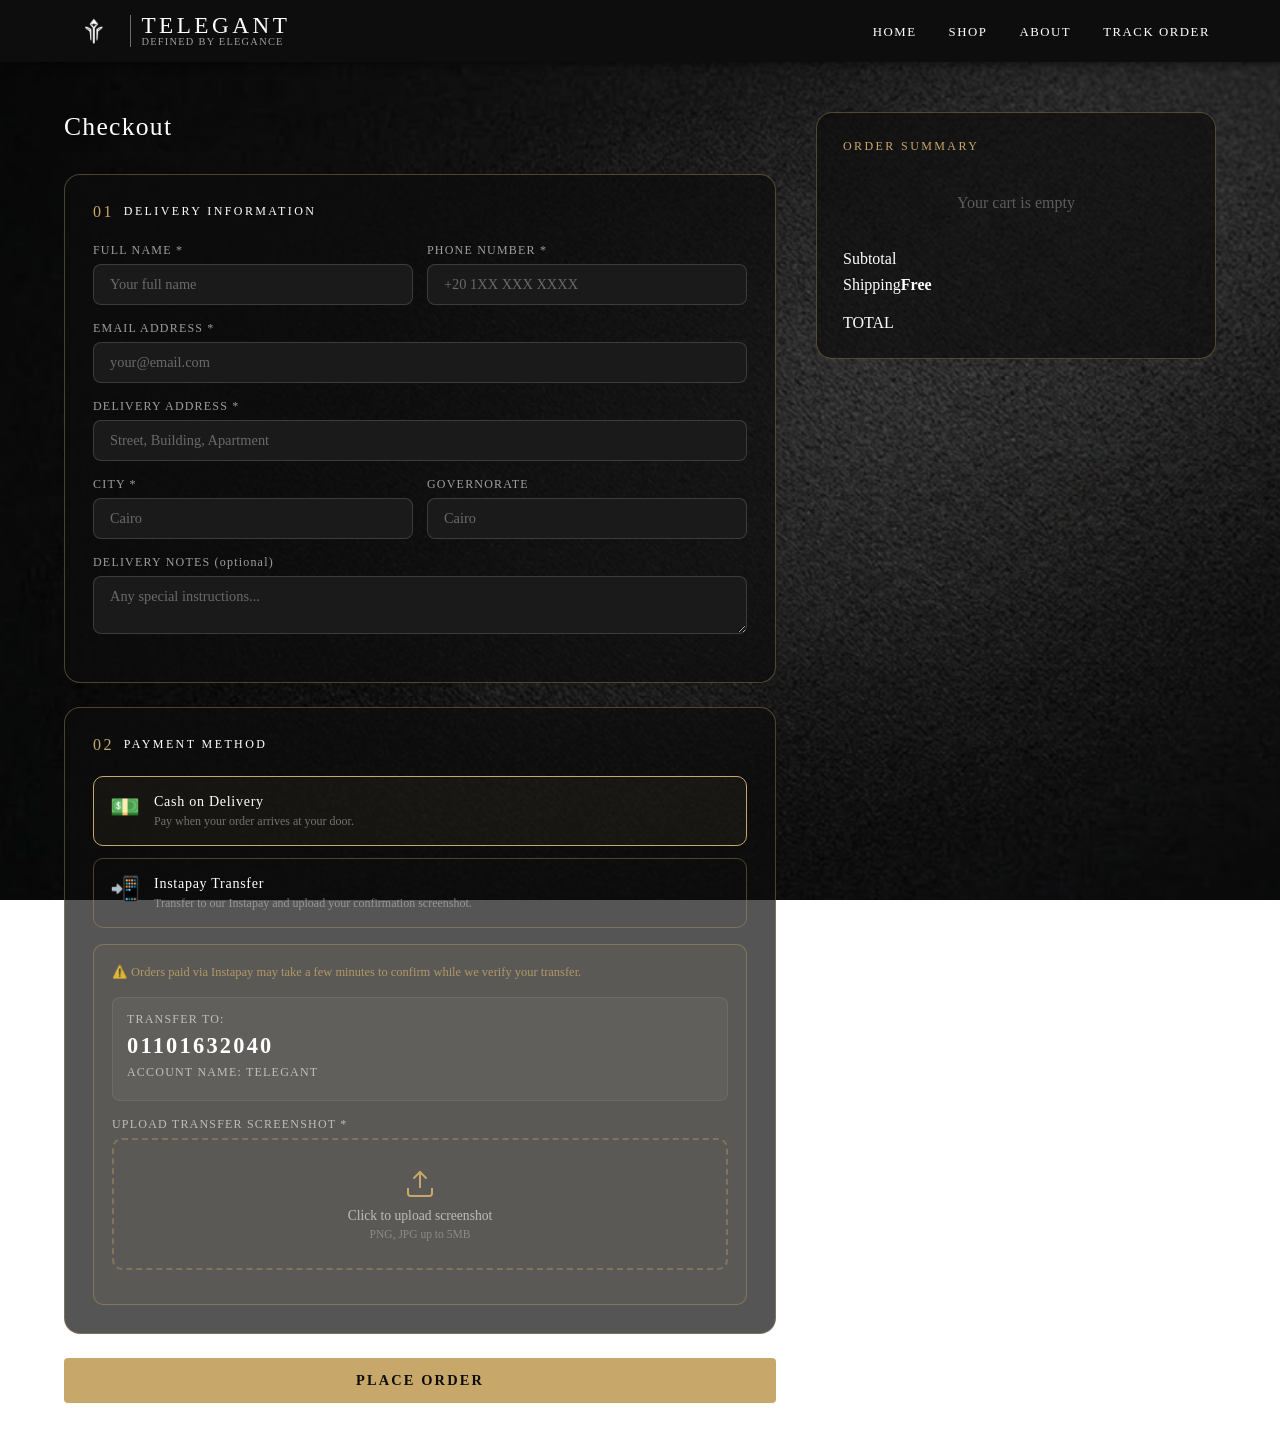
<file: Claude Website/checkout.html>
<!DOCTYPE html>
<html lang="en">
<head>
  <meta charset="UTF-8">
  <meta name="viewport" content="width=device-width, initial-scale=1.0">
  <title>TELEGANT — Checkout</title>
  <link rel="stylesheet" href="shared.css">
  <link rel="stylesheet" href="checkout.css">
  <link rel="icon" type="image/png" href="Tfavco-w-transparent.png">
</head>
<body>

  <nav class="telegant-navbar">
    <div class="navbar-container">
      <a href="index.html" class="navbar-logo">
        <img src="Tfavco-w-transparent.png" alt="Telegant Logo" class="logo-icon">
        <div class="logo-text">TELEGANT<span>DEFINED BY ELEGANCE</span></div>
      </a>
      <div class="navbar-right">
        <button class="hamburger" id="menu-btn" aria-label="Toggle Menu">
          <svg width="22" height="22" viewBox="0 0 24 24" fill="none" stroke="currentColor" stroke-width="2">
            <line x1="3" y1="6" x2="21" y2="6"/><line x1="3" y1="12" x2="21" y2="12"/><line x1="3" y1="18" x2="21" y2="18"/>
          </svg>
        </button>
        <ul class="navbar-links" id="nav-menu">
          <li><a href="index.html">HOME</a></li>
          <li><a href="shop.html">SHOP</a></li>
          <li><a href="about.html">ABOUT</a></li>
          <li><a href="track.html">TRACK ORDER</a></li>
        </ul>
      </div>
    </div>
  </nav>

  <main class="checkout-main">
    <div class="checkout-container">
      
      <!-- LEFT: FORM -->
      <div class="checkout-form-col">
        <h1 class="checkout-title">Checkout</h1>

        <!-- Step 1: Delivery Info -->
        <div class="checkout-section">
          <h2 class="section-title"><span class="step-num">01</span> DELIVERY INFORMATION</h2>
          <div class="form-row">
            <div class="input-group">
              <label class="input-label">FULL NAME *</label>
              <input type="text" class="input-field" id="co-name" placeholder="Your full name">
            </div>
            <div class="input-group">
              <label class="input-label">PHONE NUMBER *</label>
              <input type="tel" class="input-field" id="co-phone" placeholder="+20 1XX XXX XXXX">
            </div>
          </div>
          <div class="input-group">
            <label class="input-label">EMAIL ADDRESS *</label>
            <input type="email" class="input-field" id="co-email" placeholder="your@email.com">
          </div>
          <div class="input-group">
            <label class="input-label">DELIVERY ADDRESS *</label>
            <input type="text" class="input-field" id="co-address" placeholder="Street, Building, Apartment">
          </div>
          <div class="form-row">
            <div class="input-group">
              <label class="input-label">CITY *</label>
              <input type="text" class="input-field" id="co-city" placeholder="Cairo">
            </div>
            <div class="input-group">
              <label class="input-label">GOVERNORATE</label>
              <input type="text" class="input-field" id="co-gov" placeholder="Cairo">
            </div>
          </div>
          <div class="input-group">
            <label class="input-label">DELIVERY NOTES (optional)</label>
            <textarea class="input-field" id="co-notes" rows="2" placeholder="Any special instructions..."></textarea>
          </div>
        </div>

        <!-- Step 2: Payment -->
        <div class="checkout-section">
          <h2 class="section-title"><span class="step-num">02</span> PAYMENT METHOD</h2>
          
          <div class="payment-options">
            <label class="payment-option" id="pay-cod-label">
              <input type="radio" name="payment" value="cod" id="pay-cod" checked onchange="handlePaymentChange()">
              <div class="payment-content">
                <div class="payment-icon">💵</div>
                <div>
                  <strong>Cash on Delivery</strong>
                  <p>Pay when your order arrives at your door.</p>
                </div>
              </div>
            </label>

            <label class="payment-option" id="pay-instapay-label">
              <input type="radio" name="payment" value="instapay" id="pay-instapay" onchange="handlePaymentChange()">
              <div class="payment-content">
                <div class="payment-icon">📲</div>
                <div>
                  <strong>Instapay Transfer</strong>
                  <p>Transfer to our Instapay and upload your confirmation screenshot.</p>
                </div>
              </div>
            </label>
          </div>

          <!-- Instapay Details (shown when selected) -->
          <div id="instapay-section" class="instapay-section hidden">
            <div class="instapay-info">
              <p class="instapay-notice">
                ⚠️ Orders paid via Instapay may take a few minutes to confirm while we verify your transfer.
              </p>
              <div class="instapay-account">
                <p class="input-label">TRANSFER TO:</p>
                <!-- TODO: Replace with your actual Instapay account number -->
                <strong class="instapay-number">01101632040</strong>
                <p class="input-label" style="margin-top:6px">ACCOUNT NAME: TELEGANT</p>
              </div>
            </div>
            <div class="input-group" style="margin-top:16px">
              <label class="input-label">UPLOAD TRANSFER SCREENSHOT *</label>
              <div class="upload-area" id="upload-area" onclick="document.getElementById('screenshot-file').click()">
                <svg width="32" height="32" viewBox="0 0 24 24" fill="none" stroke="currentColor" stroke-width="1.5" style="color:var(--gold);margin-bottom:8px">
                  <path d="M21 15v4a2 2 0 01-2 2H5a2 2 0 01-2-2v-4M17 8l-5-5-5 5M12 3v12"/>
                </svg>
                <p>Click to upload screenshot</p>
                <span>PNG, JPG up to 5MB</span>
              </div>
              <input type="file" id="screenshot-file" accept="image/*" style="display:none" onchange="handleScreenshot(this)">
              <div id="screenshot-preview" class="hidden"></div>
            </div>
          </div>
        </div>

        <button class="btn-gold place-order-btn" id="place-order-btn" onclick="placeOrder()">
          PLACE ORDER
        </button>
      </div>

      <!-- RIGHT: ORDER SUMMARY -->
      <div class="checkout-summary-col">
        <div class="order-summary-box">
          <h3 class="summary-title">ORDER SUMMARY</h3>
          <div id="summary-items"></div>
          <div class="summary-totals">
            <div class="spec-row"><span>Subtotal</span><strong id="summary-subtotal"></strong></div>
            <div class="spec-row"><span>Shipping</span><strong>Free</strong></div>
            <div class="spec-row total-row" style="margin-top:12px">
              <span>TOTAL</span><strong id="summary-total"></strong>
            </div>
          </div>
        </div>
      </div>
    </div>
  </main>

  <!-- SUCCESS MODAL -->
  <div class="modal-overlay" id="success-modal">
    <div class="modal-box success-modal-box">
      <div class="success-icon">✦</div>
      <h2 class="success-title">Order Placed!</h2>
      <p class="success-sub">Thank you for your order. A confirmation email has been sent to you.</p>
      <div class="order-number-box">
        <p class="input-label">YOUR ORDER NUMBER</p>
        <div class="order-number" id="success-order-number"></div>
      </div>
      <p class="success-note" id="instapay-note" style="display:none">
        ⏳ Your Instapay transfer is being verified. This may take a few minutes. We'll email you once confirmed.
      </p>
      <div class="success-actions">
        <button class="btn-outline" onclick="window.location.href='track.html?order='+currentOrderNum">TRACK MY ORDER</button>
        <button class="btn-gold" onclick="window.location.href='shop.html'">CONTINUE SHOPPING</button>
      </div>
    </div>
  </div>

  <div class="toast" id="toast"></div>

  <script src="shared.js"></script>
  <script src="cart.js"></script>
  <script src="checkout.js"></script>
</body>
</html>
</file>
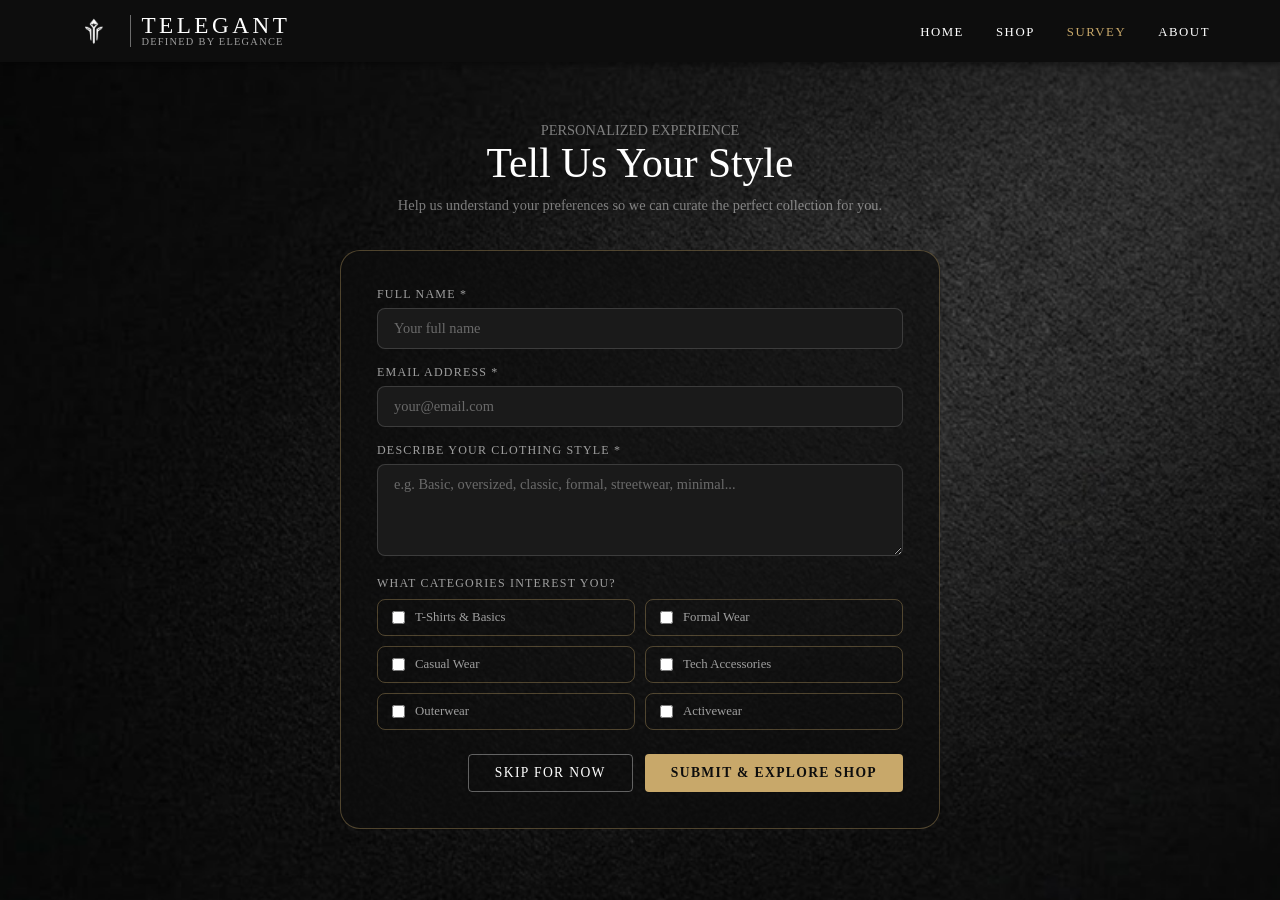
<file: Claude Website/survey.html>
<!DOCTYPE html>
<html lang="en">
<head>
  <meta charset="UTF-8">
  <meta name="viewport" content="width=device-width, initial-scale=1.0">
  <title>TELEGANT — Style Survey</title>
  <link rel="stylesheet" href="shared.css">
  <link rel="stylesheet" href="survey.css">
  <link rel="icon" type="image/png" href="Tfavco-w-transparent.png">
</head>
<body>
  <nav class="telegant-navbar">
    <div class="navbar-container">
      <a href="index.html" class="navbar-logo">
        <img src="Tfavco-w-transparent.png" alt="Telegant Logo" class="logo-icon">
        <div class="logo-text">TELEGANT<span>DEFINED BY ELEGANCE</span></div>
      </a>
      <div class="navbar-right">
        <button class="hamburger" id="menu-btn" aria-label="Toggle Menu">
          <svg width="22" height="22" viewBox="0 0 24 24" fill="none" stroke="currentColor" stroke-width="2">
            <line x1="3" y1="6" x2="21" y2="6"/><line x1="3" y1="12" x2="21" y2="12"/><line x1="3" y1="18" x2="21" y2="18"/>
          </svg>
        </button>
        <ul class="navbar-links" id="nav-menu">
          <li><a href="index.html">HOME</a></li>
          <li><a href="shop.html">SHOP</a></li>
          <li><a href="survey.html" class="active">SURVEY</a></li>
          <li><a href="about.html">ABOUT</a></li>
        </ul>
      </div>
    </div>
  </nav>

  <main class="survey-main">
    <div class="survey-container">
      <div class="survey-header">
        <p class="hero-eyebrow">PERSONALIZED EXPERIENCE</p>
        <h1>Tell Us Your Style</h1>
        <p>Help us understand your preferences so we can curate the perfect collection for you.</p>
      </div>

      <div class="survey-card">
        <div class="input-group">
          <label class="input-label">FULL NAME *</label>
          <input type="text" class="input-field" id="sv-name" placeholder="Your full name">
        </div>
        <div class="input-group">
          <label class="input-label">EMAIL ADDRESS *</label>
          <input type="email" class="input-field" id="sv-email" placeholder="your@email.com">
        </div>
        <div class="input-group">
          <label class="input-label">DESCRIBE YOUR CLOTHING STYLE *</label>
          <textarea class="input-field" id="sv-style" rows="4" placeholder="e.g. Basic, oversized, classic, formal, streetwear, minimal..."></textarea>
        </div>
        <div class="input-group">
          <label class="input-label">WHAT CATEGORIES INTEREST YOU?</label>
          <div class="checkbox-grid">
            <label class="check-option"><input type="checkbox" value="tshirts"> T-Shirts & Basics</label>
            <label class="check-option"><input type="checkbox" value="formal"> Formal Wear</label>
            <label class="check-option"><input type="checkbox" value="casual"> Casual Wear</label>
            <label class="check-option"><input type="checkbox" value="tech"> Tech Accessories</label>
            <label class="check-option"><input type="checkbox" value="outerwear"> Outerwear</label>
            <label class="check-option"><input type="checkbox" value="activewear"> Activewear</label>
          </div>
        </div>
        <div class="survey-actions">
          <a href="shop.html" class="btn-outline">SKIP FOR NOW</a>
          <button class="btn-gold" id="sv-submit" onclick="submitSurvey()">SUBMIT & EXPLORE SHOP</button>
        </div>
      </div>
    </div>
  </main>

  <div class="toast" id="toast"></div>

  <script src="shared.js"></script>
  <script src="cart.js"></script>
  <script>
  async function submitSurvey() {
    const name  = document.getElementById('sv-name').value.trim();
    const email = document.getElementById('sv-email').value.trim();
    const style = document.getElementById('sv-style').value.trim();
    if (!name || !email || !style) { showToast('Please fill in all required fields', 'error'); return; }

    const btn = document.getElementById('sv-submit');
    btn.textContent = 'SENDING...'; btn.disabled = true;

    const interests = [...document.querySelectorAll('.check-option input:checked')].map(c => c.value);

    try {
      // ── TODO: Replace with your Google Script URL or backend endpoint ──
      const scriptURL = 'https://script.google.com/macros/s/AKfycbyRF3tkP6T86uIkem6QA0zWfiT4bVWTLLHMGGQpmguGFGOQVEnOUFpNXWJKGy67KKEXlQ/exec';
      const formData = new FormData();
      formData.append('fullname', name);
      formData.append('email', email);
      formData.append('feedback', style);
      formData.append('interests', interests.join(', '));
      await fetch(scriptURL, { method: 'POST', body: formData });
    } catch (e) { /* silent fail on Google Script CORS */ }

    showToast('Thank you! Redirecting to shop...', 'success');
    setTimeout(() => window.location.href = 'shop.html', 1500);
  }
  </script>
</body>
</html>
</file>
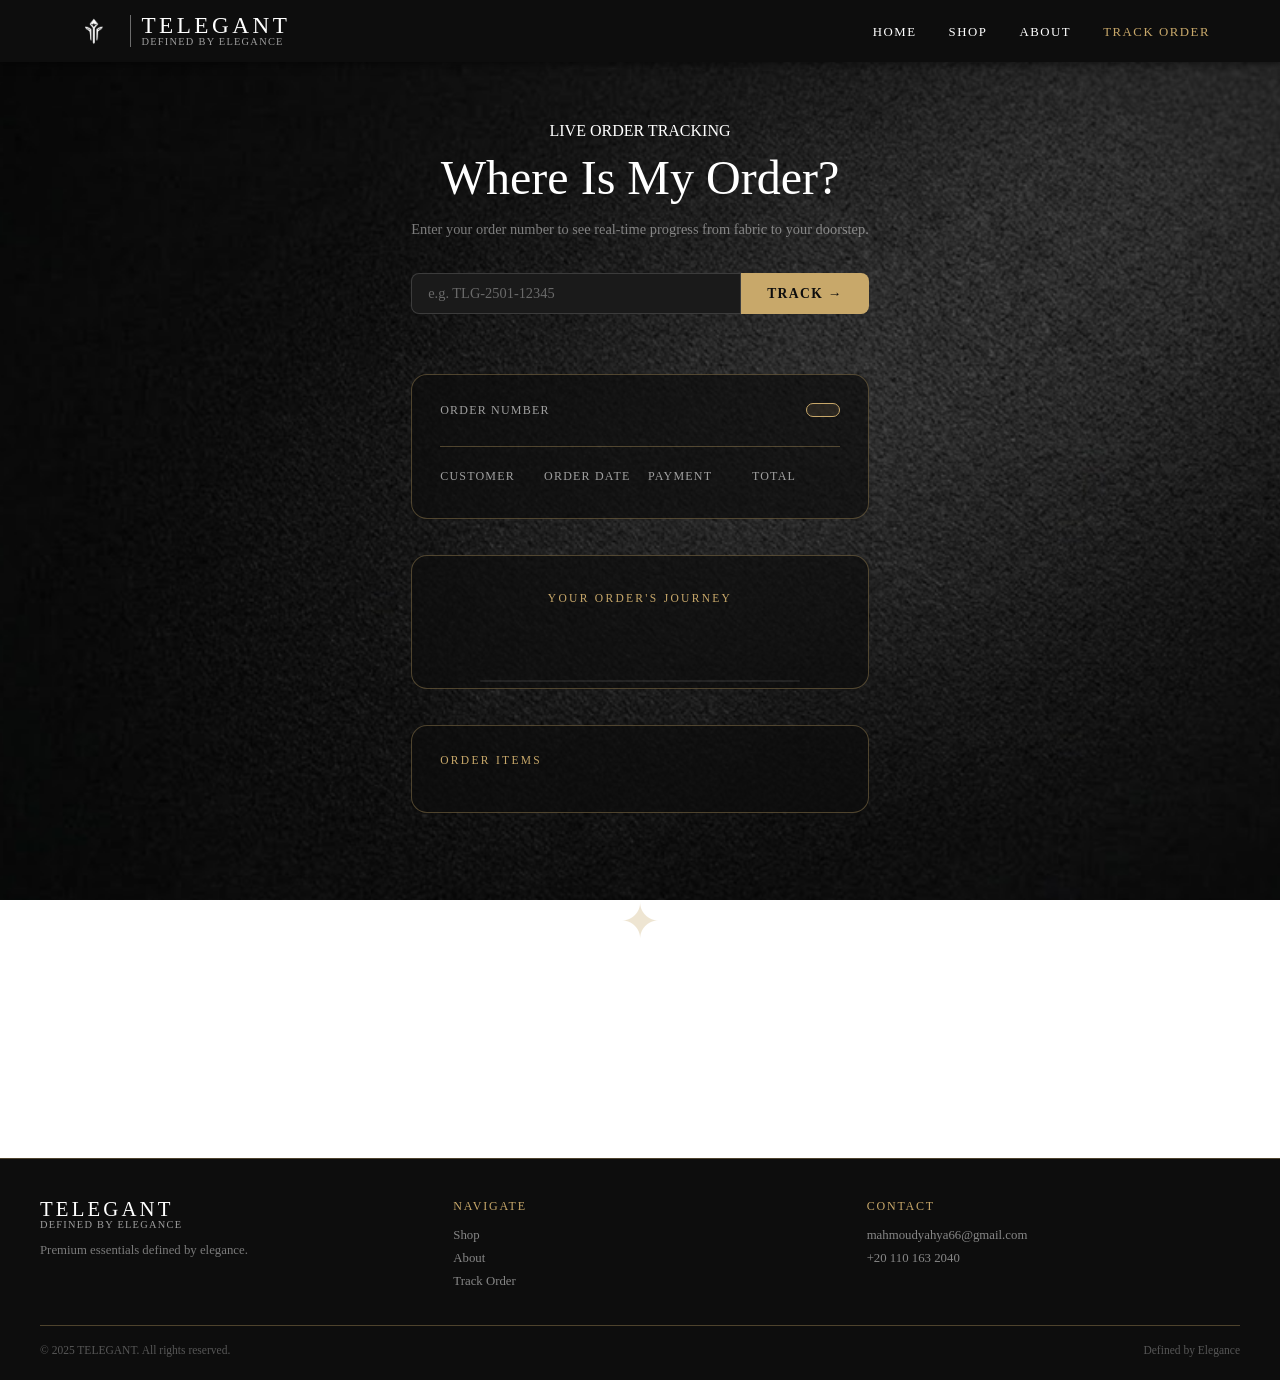
<file: Claude Website/track.html>
<!DOCTYPE html>
<html lang="en">
<head>
  <meta charset="UTF-8">
  <meta name="viewport" content="width=device-width, initial-scale=1.0">
  <title>TELEGANT — Track Your Order</title>
  <link rel="stylesheet" href="shared.css">
  <link rel="stylesheet" href="track.css">
  <link rel="icon" type="image/png" href="Tfavco-w-transparent.png">
</head>
<body>

  <nav class="telegant-navbar">
    <div class="navbar-container">
      <a href="index.html" class="navbar-logo">
        <img src="Tfavco-w-transparent.png" alt="Telegant Logo" class="logo-icon">
        <div class="logo-text">TELEGANT<span>DEFINED BY ELEGANCE</span></div>
      </a>
      <div class="navbar-right">
        <button class="hamburger" id="menu-btn" aria-label="Toggle Menu">
          <svg width="22" height="22" viewBox="0 0 24 24" fill="none" stroke="currentColor" stroke-width="2">
            <line x1="3" y1="6" x2="21" y2="6"/><line x1="3" y1="12" x2="21" y2="12"/><line x1="3" y1="18" x2="21" y2="18"/>
          </svg>
        </button>
        <ul class="navbar-links" id="nav-menu">
          <li><a href="index.html">HOME</a></li>
          <li><a href="shop.html">SHOP</a></li>
          <li><a href="about.html">ABOUT</a></li>
          <li><a href="track.html" class="active">TRACK ORDER</a></li>
        </ul>
      </div>
    </div>
  </nav>

  <main class="track-main">

    <!-- Search Box -->
    <div class="track-search-section">
      <p class="hero-eyebrow" style="text-align:center;margin-bottom:10px">LIVE ORDER TRACKING</p>
      <h1 class="track-heading">Where Is My Order?</h1>
      <p class="track-sub">Enter your order number to see real-time progress from fabric to your doorstep.</p>
      <div class="track-search-box">
        <input type="text" class="input-field" id="order-input" placeholder="e.g. TLG-2501-12345" style="border-radius:8px 0 0 8px">
        <button class="btn-gold" onclick="trackOrder()" style="border-radius:0 8px 8px 0;white-space:nowrap">TRACK →</button>
      </div>
    </div>

    <!-- Tracking Result -->
    <div id="tracking-result" class="tracking-result hidden">

      <!-- Order Info -->
      <div class="order-info-card">
        <div class="order-info-header">
          <div>
            <p class="input-label">ORDER NUMBER</p>
            <h2 id="tr-order-number"></h2>
          </div>
          <div class="order-status-badge" id="tr-status-badge"></div>
        </div>
        <div class="order-info-grid">
          <div><p class="input-label">CUSTOMER</p><strong id="tr-name"></strong></div>
          <div><p class="input-label">ORDER DATE</p><strong id="tr-date"></strong></div>
          <div><p class="input-label">PAYMENT</p><strong id="tr-payment"></strong></div>
          <div><p class="input-label">TOTAL</p><strong id="tr-total"></strong></div>
        </div>
      </div>

      <!-- LIVE JOURNEY TRACKER -->
      <div class="journey-container">
        <h3 class="journey-title">YOUR ORDER'S JOURNEY</h3>
        
        <div class="journey-track">
          <!-- Background line -->
          <div class="journey-line">
            <div class="journey-line-fill" id="journey-line-fill"></div>
          </div>

          <!-- Steps -->
          <div class="journey-steps" id="journey-steps"></div>
        </div>
      </div>

      <!-- Order Items -->
      <div class="order-items-section">
        <h3 class="section-heading">ORDER ITEMS</h3>
        <div id="tr-items"></div>
      </div>

    </div>

    <!-- Not Found -->
    <div id="not-found" class="not-found hidden">
      <div class="not-found-icon">✦</div>
      <h3>Order Not Found</h3>
      <p>We couldn't find an order with that number. Please check and try again.</p>
    </div>

  </main>

  <div class="toast" id="toast"></div>

  <footer class="telegant-footer">
    <div class="footer-grid">
      <div class="footer-brand">
        <div class="logo-text" style="margin-bottom:10px">TELEGANT<span>DEFINED BY ELEGANCE</span></div>
        <p>Premium essentials defined by elegance.</p>
      </div>
      <div class="footer-col">
        <h4>NAVIGATE</h4>
        <a href="shop.html">Shop</a>
        <a href="about.html">About</a>
        <a href="track.html">Track Order</a>
      </div>
      <div class="footer-col">
        <h4>CONTACT</h4>
        <a href="mailto:mahmoudyahya66@gmail.com">mahmoudyahya66@gmail.com</a>
        <a href="tel:+201101632040">+20 110 163 2040</a>
      </div>
    </div>
    <div class="footer-bottom">
      <span>© 2025 TELEGANT. All rights reserved.</span>
      <span>Defined by Elegance</span>
    </div>
  </footer>

  <script src="shared.js"></script>
  <script src="cart.js"></script>
  <script src="track.js"></script>
</body>
</html>
</file>
<file: shared.css>
/* ============================================
   TELEGANT - SHARED STYLES
   Color Palette: #0D0D0D, #C8A86A, #FFFFFF
   Font: Times New Roman (serif)
   ============================================ */

:root {
  --black: #0d0d0d;
  --gold: #c8a86a;
  --gold-light: #d4b97a;
  --gold-dark: #a8883a;
  --white: #ffffff;
  --grey-text: #bdd4e7;
  --dark-overlay: rgba(13,13,13,0.85);
  --card-bg: rgba(13,13,13,0.7);
  --border-gold: rgba(200,168,106,0.35);
  --font: 'Times New Roman', Times, serif;
}

*, *::before, *::after { box-sizing: border-box; margin: 0; padding: 0; }

html {
  background-image: url('NEBG.png');
  background-size: cover;
  background-repeat: no-repeat;
  background-attachment: fixed;
  min-height: 100%;
  font-family: var(--font);
  color: var(--white);
}

body {
  margin: 0; padding: 0;
  display: flex; flex-direction: column;
  min-height: 100vh;
  overflow-x: hidden;
}

/* ── NAVBAR ── */
.telegant-navbar {
  background-color: var(--black);
  color: var(--white);
  padding: 14px 0;
  box-shadow: 0 2px 8px rgba(0,0,0,0.5);
  position: sticky; top: 0; z-index: 1000;
  width: 100%;
}

.navbar-container {
  max-width: 1200px;
  margin: 0 auto;
  display: flex;
  justify-content: space-between;
  align-items: center;
  padding: 0 30px;
}

.navbar-logo {
  display: flex; align-items: center; gap: 10px; text-decoration: none;
}

.logo-icon {
  height: 32px;
  padding-right: 12px;
  border-right: 1px solid rgba(255,255,255,0.4);
}

.logo-text {
  display: flex; flex-direction: column;
  font-size: 1.45rem; letter-spacing: 0.15em; font-weight: 400;
  color: var(--white); line-height: 1;
}

.logo-text span {
  font-size: 0.65rem; letter-spacing: 0.12em; font-weight: 300;
  color: rgba(255,255,255,0.6);
}

.navbar-right {
  display: flex; align-items: center; gap: 30px;
}

.navbar-links {
  list-style: none;
  display: flex; align-items: center; gap: 32px;
}

.navbar-links a {
  text-decoration: none; color: var(--white);
  font-size: 0.8rem; letter-spacing: 0.12em; font-weight: 400;
  transition: color 0.25s;
}

.navbar-links a:hover, .navbar-links a.active { color: var(--gold); }

/* Cart Icon */
.cart-btn {
  position: relative; background: none; border: none; cursor: pointer;
  color: var(--white); transition: color 0.25s; padding: 4px;
}
.cart-btn:hover { color: var(--gold); }
.cart-count {
  position: absolute; top: -5px; right: -7px;
  background: var(--gold); color: var(--black);
  font-size: 0.6rem; font-weight: 700;
  border-radius: 50%; width: 16px; height: 16px;
  display: flex; align-items: center; justify-content: center;
  font-family: sans-serif;
}

/* Hamburger */
.hamburger {
  display: none; cursor: pointer;
  background: transparent; border: 2px solid var(--white);
  border-radius: 6px; padding: 5px; color: var(--white);
}

/* ── BUTTONS ── */
.btn-gold {
  background: var(--gold); color: var(--black);
  border: none; padding: 10px 26px;
  font-family: var(--font); font-size: 0.85rem; letter-spacing: 0.1em;
  border-radius: 4px; cursor: pointer;
  transition: all 0.25s; font-weight: 600;
}
.btn-gold:hover {
  background: var(--gold-light);
  box-shadow: 0 4px 18px rgba(200,168,106,0.5);
  transform: translateY(-2px);
}

.btn-outline {
  background: transparent; color: var(--white);
  border: 1px solid rgba(255,255,255,0.35); padding: 10px 26px;
  font-family: var(--font); font-size: 0.85rem; letter-spacing: 0.1em;
  border-radius: 4px; cursor: pointer; transition: all 0.25s;
}
.btn-outline:hover {
  border-color: var(--gold); color: var(--gold);
}

.btn-dark {
  background: rgba(42,42,42,0.9); color: var(--white);
  border: 1px solid var(--border-gold); padding: 10px 26px;
  font-family: var(--font); font-size: 0.85rem; letter-spacing: 0.1em;
  border-radius: 4px; cursor: pointer; transition: all 0.25s;
}
.btn-dark:hover {
  background: var(--gold); color: var(--black);
  box-shadow: 0 4px 18px rgba(200,168,106,0.4);
  transform: translateY(-2px);
}

/* ── MODALS ── */
.modal-overlay {
  position: fixed; inset: 0;
  background: rgba(0,0,0,0.78); backdrop-filter: blur(4px);
  z-index: 9000; display: flex; align-items: center; justify-content: center;
  opacity: 0; pointer-events: none; transition: opacity 0.3s;
  padding: 20px;
}
.modal-overlay.active { opacity: 1; pointer-events: all; }

.modal-box {
  background: #111;
  border: 1px solid var(--border-gold);
  border-radius: 16px;
  padding: 32px;
  width: 100%; max-width: 520px;
  max-height: 90vh; overflow-y: auto;
  transform: translateY(20px); transition: transform 0.3s;
  position: relative;
}
.modal-overlay.active .modal-box { transform: translateY(0); }

.modal-close {
  position: absolute; top: 16px; right: 18px;
  background: none; border: none; color: rgba(255,255,255,0.5);
  font-size: 1.4rem; cursor: pointer; transition: color 0.2s;
}
.modal-close:hover { color: var(--gold); }

.modal-title {
  font-size: 1.2rem; letter-spacing: 0.12em; color: var(--gold);
  margin-bottom: 22px; font-weight: 400;
}

/* ── FORM INPUTS ── */
.input-field {
  width: 100%; background: #1a1a1a; color: var(--white);
  border: 1px solid rgba(255,255,255,0.15); border-radius: 8px;
  padding: 11px 16px; font-family: var(--font); font-size: 0.9rem;
  transition: border-color 0.25s; outline: none;
}
.input-field:focus { border-color: var(--gold); }
.input-field::placeholder { color: rgba(255,255,255,0.35); }

.input-label {
  display: block; font-size: 0.75rem; letter-spacing: 0.1em;
  color: rgba(255,255,255,0.6); margin-bottom: 6px;
}

.input-group { margin-bottom: 16px; }

/* ── TOAST ── */
.toast {
  position: fixed; bottom: 28px; right: 28px;
  background: #1a1a1a; border: 1px solid var(--gold);
  color: var(--white); padding: 14px 22px; border-radius: 10px;
  font-size: 0.85rem; z-index: 99999;
  transform: translateY(80px); opacity: 0;
  transition: all 0.3s; pointer-events: none;
}
.toast.show { transform: translateY(0); opacity: 1; }
.toast.success { border-color: #2ecc71; }
.toast.error { border-color: #e74c3c; }

/* ── FOOTER ── */
.telegant-footer {
  background: var(--black); border-top: 1px solid var(--border-gold);
  padding: 40px 30px 24px; margin-top: auto;
}
.footer-grid {
  max-width: 1200px; margin: 0 auto;
  display: grid; grid-template-columns: repeat(3, 1fr); gap: 40px;
  padding-bottom: 28px; border-bottom: 1px solid var(--border-gold);
}
.footer-brand .logo-text { font-size: 1.3rem; margin-bottom: 8px; }
.footer-brand p { font-size: 0.8rem; color: rgba(255,255,255,0.45); line-height: 1.7; }
.footer-col h4 {
  font-size: 0.75rem; letter-spacing: 0.15em; color: var(--gold);
  margin-bottom: 14px; font-weight: 400;
}
.footer-col a {
  display: block; color: rgba(255,255,255,0.5); text-decoration: none;
  font-size: 0.8rem; margin-bottom: 8px; transition: color 0.2s;
}
.footer-col a:hover { color: var(--white); }
.footer-bottom {
  max-width: 1200px; margin: 18px auto 0;
  display: flex; justify-content: space-between; align-items: center;
  font-size: 0.72rem; color: rgba(255,255,255,0.3);
}

/* ── SCROLLBAR ── */
::-webkit-scrollbar { width: 6px; }
::-webkit-scrollbar-track { background: var(--black); }
::-webkit-scrollbar-thumb { background: var(--gold-dark); border-radius: 3px; }

/* ── RESPONSIVE ── */
@media (max-width: 768px) {
  .hamburger { display: flex; align-items: center; justify-content: center; }
  .navbar-links {
    display: none; position: absolute; top: 100%; right: 16px;
    background: var(--black); border: 1px solid var(--gold);
    border-radius: 12px; flex-direction: column; gap: 0;
    width: 190px; padding: 12px; z-index: 9999;
    box-shadow: 0 12px 30px rgba(0,0,0,0.8);
  }
  .navbar-links.show { display: flex; }
  .navbar-links li { width: 100%; text-align: center; padding: 9px 0; }
  .navbar-links a { font-size: 0.82rem; }
  .telegant-navbar { position: relative; }

  .footer-grid { grid-template-columns: 1fr; gap: 24px; }
  .footer-bottom { flex-direction: column; gap: 6px; text-align: center; }
}
</file>
<file: home.css>
/* HOME PAGE STYLES */

.hero {
  min-height: calc(100vh - 62px);
  display: flex; align-items: center; justify-content: space-between;
  padding: 60px 10% 60px;
  position: relative;
}

.hero-content { max-width: 560px; }

.hero-eyebrow {
  font-size: 0.72rem; letter-spacing: 0.25em;
  color: var(--gold); margin-bottom: 18px;
}

.hero-title {
  font-size: clamp(2.4rem, 5vw, 4rem);
  font-weight: 400; line-height: 1.1;
  color: var(--white); margin-bottom: 20px;
}
.hero-title em { color: var(--gold); font-style: italic; }

.hero-sub {
  font-size: 1rem; color: rgba(255,255,255,0.6);
  line-height: 1.7; margin-bottom: 36px; max-width: 400px;
}

.hero-actions { display: flex; gap: 14px; flex-wrap: wrap; }

/* Decorative badge */
.hero-badge {
  display: flex; align-items: center; justify-content: center;
}
.badge-ring {
  width: 240px; height: 240px; border-radius: 50%;
  border: 1px solid var(--gold);
  display: flex; align-items: center; justify-content: center;
  position: relative; animation: rotateBadge 20s linear infinite;
}
.badge-ring::before {
  content: '· TELEGANT · ELEGANCE · QUALITY · CRAFT ·';
  position: absolute; width: 100%; height: 100%;
  border-radius: 50%; font-size: 0.55rem; letter-spacing: 0.15em;
  color: rgba(200,168,106,0.5);
  display: flex; align-items: center; justify-content: center;
}
.badge-ring span {
  font-size: 1rem; letter-spacing: 0.3em; color: var(--gold);
}
@keyframes rotateBadge { to { transform: rotate(360deg); } }

/* Features */
.features {
  display: grid; grid-template-columns: repeat(3,1fr);
  gap: 1px; background: var(--border-gold);
  border-top: 1px solid var(--border-gold);
  border-bottom: 1px solid var(--border-gold);
}
.feature-card {
  background: rgba(13,13,13,0.8);
  padding: 48px 36px; text-align: center;
  transition: background 0.3s;
}
.feature-card:hover { background: rgba(200,168,106,0.08); }
.feature-icon {
  color: var(--gold); font-size: 1.4rem; margin-bottom: 16px;
}
.feature-card h3 {
  font-size: 0.85rem; letter-spacing: 0.15em; font-weight: 400;
  color: var(--white); margin-bottom: 10px;
}
.feature-card p { font-size: 0.82rem; color: rgba(255,255,255,0.45); line-height: 1.7; }

/* CTA */
.cta-section {
  padding: 100px 30px; display: flex; justify-content: center;
}
.cta-box {
  max-width: 580px; text-align: center;
}
.cta-eyebrow {
  font-size: 0.7rem; letter-spacing: 0.25em;
  color: var(--gold); margin-bottom: 14px;
}
.cta-box h2 {
  font-size: clamp(1.8rem, 3vw, 2.8rem);
  font-weight: 400; color: var(--white); margin-bottom: 14px;
}
.cta-box p {
  color: rgba(255,255,255,0.5); font-size: 0.9rem;
  line-height: 1.7; margin-bottom: 28px;
}

@media (max-width: 768px) {
  .hero { flex-direction: column; padding: 50px 24px; min-height: auto; gap: 40px; }
  .hero-badge { display: none; }
  .features { grid-template-columns: 1fr; }
  .hero-actions { flex-direction: column; }
  .btn-gold, .btn-outline { text-align: center; }
}
</file>
<file: Claude Website/shared.css>
/* ============================================
   TELEGANT - SHARED STYLES
   Color Palette: #0D0D0D, #C8A86A, #FFFFFF
   Font: Times New Roman (serif)
   ============================================ */

:root {
  --black: #0d0d0d;
  --gold: #c8a86a;
  --gold-light: #d4b97a;
  --gold-dark: #a8883a;
  --white: #ffffff;
  --grey-text: #bdd4e7;
  --dark-overlay: rgba(13,13,13,0.85);
  --card-bg: rgba(13,13,13,0.7);
  --border-gold: rgba(200,168,106,0.35);
  --font: 'Times New Roman', Times, serif;
}

*, *::before, *::after { box-sizing: border-box; margin: 0; padding: 0; }

html {
  background-image: url('NEBG.png');
  background-size: cover;
  background-repeat: no-repeat;
  background-attachment: fixed;
  min-height: 100%;
  font-family: var(--font);
  color: var(--white);
}

body {
  margin: 0; padding: 0;
  display: flex; flex-direction: column;
  min-height: 100vh;
  overflow-x: hidden;
}

/* ── NAVBAR ── */
.telegant-navbar {
  background-color: var(--black);
  color: var(--white);
  padding: 14px 0;
  box-shadow: 0 2px 8px rgba(0,0,0,0.5);
  position: sticky; top: 0; z-index: 1000;
  width: 100%;
}

.navbar-container {
  max-width: 1200px;
  margin: 0 auto;
  display: flex;
  justify-content: space-between;
  align-items: center;
  padding: 0 30px;
}

.navbar-logo {
  display: flex; align-items: center; gap: 10px; text-decoration: none;
}

.logo-icon {
  height: 32px;
  padding-right: 12px;
  border-right: 1px solid rgba(255,255,255,0.4);
}

.logo-text {
  display: flex; flex-direction: column;
  font-size: 1.45rem; letter-spacing: 0.15em; font-weight: 400;
  color: var(--white); line-height: 1;
}

.logo-text span {
  font-size: 0.65rem; letter-spacing: 0.12em; font-weight: 300;
  color: rgba(255,255,255,0.6);
}

.navbar-right {
  display: flex; align-items: center; gap: 30px;
}

.navbar-links {
  list-style: none;
  display: flex; align-items: center; gap: 32px;
}

.navbar-links a {
  text-decoration: none; color: var(--white);
  font-size: 0.8rem; letter-spacing: 0.12em; font-weight: 400;
  transition: color 0.25s;
}

.navbar-links a:hover, .navbar-links a.active { color: var(--gold); }

/* Cart Icon */
.cart-btn {
  position: relative; background: none; border: none; cursor: pointer;
  color: var(--white); transition: color 0.25s; padding: 4px;
}
.cart-btn:hover { color: var(--gold); }
.cart-count {
  position: absolute; top: -5px; right: -7px;
  background: var(--gold); color: var(--black);
  font-size: 0.6rem; font-weight: 700;
  border-radius: 50%; width: 16px; height: 16px;
  display: flex; align-items: center; justify-content: center;
  font-family: sans-serif;
}

/* Hamburger */
.hamburger {
  display: none; cursor: pointer;
  background: transparent; border: 2px solid var(--white);
  border-radius: 6px; padding: 5px; color: var(--white);
}

/* ── BUTTONS ── */
.btn-gold {
  background: var(--gold); color: var(--black);
  border: none; padding: 10px 26px;
  font-family: var(--font); font-size: 0.85rem; letter-spacing: 0.1em;
  border-radius: 4px; cursor: pointer;
  transition: all 0.25s; font-weight: 600;
}
.btn-gold:hover {
  background: var(--gold-light);
  box-shadow: 0 4px 18px rgba(200,168,106,0.5);
  transform: translateY(-2px);
}

.btn-outline {
  background: transparent; color: var(--white);
  border: 1px solid rgba(255,255,255,0.35); padding: 10px 26px;
  font-family: var(--font); font-size: 0.85rem; letter-spacing: 0.1em;
  border-radius: 4px; cursor: pointer; transition: all 0.25s;
}
.btn-outline:hover {
  border-color: var(--gold); color: var(--gold);
}

.btn-dark {
  background: rgba(42,42,42,0.9); color: var(--white);
  border: 1px solid var(--border-gold); padding: 10px 26px;
  font-family: var(--font); font-size: 0.85rem; letter-spacing: 0.1em;
  border-radius: 4px; cursor: pointer; transition: all 0.25s;
}
.btn-dark:hover {
  background: var(--gold); color: var(--black);
  box-shadow: 0 4px 18px rgba(200,168,106,0.4);
  transform: translateY(-2px);
}

/* ── MODALS ── */
.modal-overlay {
  position: fixed; inset: 0;
  background: rgba(0,0,0,0.78); backdrop-filter: blur(4px);
  z-index: 9000; display: flex; align-items: center; justify-content: center;
  opacity: 0; pointer-events: none; transition: opacity 0.3s;
  padding: 20px;
}
.modal-overlay.active { opacity: 1; pointer-events: all; }

.modal-box {
  background: #111;
  border: 1px solid var(--border-gold);
  border-radius: 16px;
  padding: 32px;
  width: 100%; max-width: 520px;
  max-height: 90vh; overflow-y: auto;
  transform: translateY(20px); transition: transform 0.3s;
  position: relative;
}
.modal-overlay.active .modal-box { transform: translateY(0); }

.modal-close {
  position: absolute; top: 16px; right: 18px;
  background: none; border: none; color: rgba(255,255,255,0.5);
  font-size: 1.4rem; cursor: pointer; transition: color 0.2s;
}
.modal-close:hover { color: var(--gold); }

.modal-title {
  font-size: 1.2rem; letter-spacing: 0.12em; color: var(--gold);
  margin-bottom: 22px; font-weight: 400;
}

/* ── FORM INPUTS ── */
.input-field {
  width: 100%; background: #1a1a1a; color: var(--white);
  border: 1px solid rgba(255,255,255,0.15); border-radius: 8px;
  padding: 11px 16px; font-family: var(--font); font-size: 0.9rem;
  transition: border-color 0.25s; outline: none;
}
.input-field:focus { border-color: var(--gold); }
.input-field::placeholder { color: rgba(255,255,255,0.35); }

.input-label {
  display: block; font-size: 0.75rem; letter-spacing: 0.1em;
  color: rgba(255,255,255,0.6); margin-bottom: 6px;
}

.input-group { margin-bottom: 16px; }

/* ── TOAST ── */
.toast {
  position: fixed; bottom: 28px; right: 28px;
  background: #1a1a1a; border: 1px solid var(--gold);
  color: var(--white); padding: 14px 22px; border-radius: 10px;
  font-size: 0.85rem; z-index: 99999;
  transform: translateY(80px); opacity: 0;
  transition: all 0.3s; pointer-events: none;
}
.toast.show { transform: translateY(0); opacity: 1; }
.toast.success { border-color: #2ecc71; }
.toast.error { border-color: #e74c3c; }

/* ── FOOTER ── */
.telegant-footer {
  background: var(--black); border-top: 1px solid var(--border-gold);
  padding: 40px 30px 24px; margin-top: auto;
}
.footer-grid {
  max-width: 1200px; margin: 0 auto;
  display: grid; grid-template-columns: repeat(3, 1fr); gap: 40px;
  padding-bottom: 28px; border-bottom: 1px solid var(--border-gold);
}
.footer-brand .logo-text { font-size: 1.3rem; margin-bottom: 8px; }
.footer-brand p { font-size: 0.8rem; color: rgba(255,255,255,0.45); line-height: 1.7; }
.footer-col h4 {
  font-size: 0.75rem; letter-spacing: 0.15em; color: var(--gold);
  margin-bottom: 14px; font-weight: 400;
}
.footer-col a {
  display: block; color: rgba(255,255,255,0.5); text-decoration: none;
  font-size: 0.8rem; margin-bottom: 8px; transition: color 0.2s;
}
.footer-col a:hover { color: var(--white); }
.footer-bottom {
  max-width: 1200px; margin: 18px auto 0;
  display: flex; justify-content: space-between; align-items: center;
  font-size: 0.72rem; color: rgba(255,255,255,0.3);
}

/* ── SCROLLBAR ── */
::-webkit-scrollbar { width: 6px; }
::-webkit-scrollbar-track { background: var(--black); }
::-webkit-scrollbar-thumb { background: var(--gold-dark); border-radius: 3px; }

/* ── RESPONSIVE ── */
@media (max-width: 768px) {
  .hamburger { display: flex; align-items: center; justify-content: center; }
  .navbar-links {
    display: none; position: absolute; top: 100%; right: 16px;
    background: var(--black); border: 1px solid var(--gold);
    border-radius: 12px; flex-direction: column; gap: 0;
    width: 190px; padding: 12px; z-index: 9999;
    box-shadow: 0 12px 30px rgba(0,0,0,0.8);
  }
  .navbar-links.show { display: flex; }
  .navbar-links li { width: 100%; text-align: center; padding: 9px 0; }
  .navbar-links a { font-size: 0.82rem; }
  .telegant-navbar { position: relative; }

  .footer-grid { grid-template-columns: 1fr; gap: 24px; }
  .footer-bottom { flex-direction: column; gap: 6px; text-align: center; }
}
</file>
<file: Claude Website/home.css>
/* HOME PAGE STYLES */

.hero {
  min-height: calc(100vh - 62px);
  display: flex; align-items: center; justify-content: space-between;
  padding: 60px 10% 60px;
  position: relative;
}

.hero-content { max-width: 560px; }

.hero-eyebrow {
  font-size: 0.72rem; letter-spacing: 0.25em;
  color: var(--gold); margin-bottom: 18px;
}

.hero-title {
  font-size: clamp(2.4rem, 5vw, 4rem);
  font-weight: 400; line-height: 1.1;
  color: var(--white); margin-bottom: 20px;
}
.hero-title em { color: var(--gold); font-style: italic; }

.hero-sub {
  font-size: 1rem; color: rgba(255,255,255,0.6);
  line-height: 1.7; margin-bottom: 36px; max-width: 400px;
}

.hero-actions { display: flex; gap: 14px; flex-wrap: wrap; }

/* Decorative badge */
.hero-badge {
  display: flex; align-items: center; justify-content: center;
}
.badge-ring {
  width: 240px; height: 240px; border-radius: 50%;
  border: 1px solid var(--gold);
  display: flex; align-items: center; justify-content: center;
  position: relative; animation: rotateBadge 20s linear infinite;
}
.badge-ring::before {
  content: '· TELEGANT · ELEGANCE · QUALITY · CRAFT ·';
  position: absolute; width: 100%; height: 100%;
  border-radius: 50%; font-size: 0.55rem; letter-spacing: 0.15em;
  color: rgba(200,168,106,0.5);
  display: flex; align-items: center; justify-content: center;
}
.badge-ring span {
  font-size: 1rem; letter-spacing: 0.3em; color: var(--gold);
}
@keyframes rotateBadge { to { transform: rotate(360deg); } }

/* Features */
.features {
  display: grid; grid-template-columns: repeat(3,1fr);
  gap: 1px; background: var(--border-gold);
  border-top: 1px solid var(--border-gold);
  border-bottom: 1px solid var(--border-gold);
}
.feature-card {
  background: rgba(13,13,13,0.8);
  padding: 48px 36px; text-align: center;
  transition: background 0.3s;
}
.feature-card:hover { background: rgba(200,168,106,0.08); }
.feature-icon {
  color: var(--gold); font-size: 1.4rem; margin-bottom: 16px;
}
.feature-card h3 {
  font-size: 0.85rem; letter-spacing: 0.15em; font-weight: 400;
  color: var(--white); margin-bottom: 10px;
}
.feature-card p { font-size: 0.82rem; color: rgba(255,255,255,0.45); line-height: 1.7; }

/* CTA */
.cta-section {
  padding: 100px 30px; display: flex; justify-content: center;
}
.cta-box {
  max-width: 580px; text-align: center;
}
.cta-eyebrow {
  font-size: 0.7rem; letter-spacing: 0.25em;
  color: var(--gold); margin-bottom: 14px;
}
.cta-box h2 {
  font-size: clamp(1.8rem, 3vw, 2.8rem);
  font-weight: 400; color: var(--white); margin-bottom: 14px;
}
.cta-box p {
  color: rgba(255,255,255,0.5); font-size: 0.9rem;
  line-height: 1.7; margin-bottom: 28px;
}

@media (max-width: 768px) {
  .hero { flex-direction: column; padding: 50px 24px; min-height: auto; gap: 40px; }
  .hero-badge { display: none; }
  .features { grid-template-columns: 1fr; }
  .hero-actions { flex-direction: column; }
  .btn-gold, .btn-outline { text-align: center; }
}
</file>
<file: about.css>
/* ABOUT PAGE */
.about-main { padding: 60px 5%; max-width: 1100px; margin: 0 auto; }

.about-header { text-align: center; margin-bottom: 50px; }
.about-header h1 { font-size: clamp(2rem, 4vw, 3rem); font-weight: 400; }

.about-grid { display: grid; grid-template-columns: 1fr 1fr; gap: 24px; margin-bottom: 50px; }

.about-card {
  background: var(--card-bg); border: 1px solid var(--border-gold);
  border-radius: 16px; padding: 36px;
}
.about-card h2 { color: var(--gold); font-size: 1.1rem; font-weight: 400; letter-spacing: 0.08em; margin-bottom: 16px; }
.about-card p { color: rgba(255,255,255,0.65); font-size: 0.9rem; line-height: 1.8; margin-bottom: 14px; }
.about-card strong { color: var(--white); }
.joke-text { color: var(--gold) !important; font-style: italic; font-size: 0.85rem !important; }

.about-values {
  display: grid; grid-template-columns: repeat(3,1fr); gap: 24px;
}
.value-item {
  text-align: center; padding: 32px 20px;
  border: 1px solid var(--border-gold); border-radius: 14px;
  transition: background 0.3s;
}
.value-item:hover { background: rgba(200,168,106,0.06); }
.value-icon { font-size: 1.4rem; color: var(--gold); display: block; margin-bottom: 12px; }
.value-item h3 { font-size: 0.82rem; letter-spacing: 0.12em; font-weight: 400; color: var(--white); margin-bottom: 8px; }
.value-item p { font-size: 0.78rem; color: rgba(255,255,255,0.4); line-height: 1.7; }

@media (max-width: 700px) {
  .about-grid { grid-template-columns: 1fr; }
  .about-values { grid-template-columns: 1fr; }
}
</file>
<file: checkout.css>
/* CHECKOUT PAGE */

.checkout-main { padding: 50px 5%; }

.checkout-container {
  display: grid; grid-template-columns: 1fr 400px;
  gap: 40px; max-width: 1200px; margin: 0 auto;
}

.checkout-title {
  font-size: 1.6rem; font-weight: 400; color: var(--white);
  margin-bottom: 32px; letter-spacing: 0.05em;
}

.checkout-section {
  background: var(--card-bg); border: 1px solid var(--border-gold);
  border-radius: 16px; padding: 28px; margin-bottom: 24px;
}

.section-title {
  font-size: 0.75rem; letter-spacing: 0.2em; color: var(--white);
  margin-bottom: 22px; font-weight: 400; display: flex; align-items: center; gap: 10px;
}
.step-num {
  color: var(--gold); font-size: 1rem;
}

.form-row { display: grid; grid-template-columns: 1fr 1fr; gap: 14px; }

/* Payment Options */
.payment-options { display: flex; flex-direction: column; gap: 12px; }

.payment-option {
  display: flex; align-items: center; gap: 0;
  border: 1px solid var(--border-gold); border-radius: 10px;
  padding: 16px; cursor: pointer; transition: border-color 0.25s;
  position: relative;
}
.payment-option:has(input:checked) {
  border-color: var(--gold); background: rgba(200,168,106,0.06);
}
.payment-option input[type="radio"] {
  position: absolute; opacity: 0; width: 0;
}
.payment-content {
  display: flex; align-items: flex-start; gap: 14px; width: 100%;
}
.payment-icon { font-size: 1.5rem; }
.payment-content strong {
  display: block; font-size: 0.88rem; color: var(--white);
  font-weight: 400; letter-spacing: 0.05em; margin-bottom: 4px;
}
.payment-content p { font-size: 0.75rem; color: rgba(255,255,255,0.4); }

/* Instapay */
.instapay-section {
  margin-top: 16px; padding: 18px;
  background: rgba(200,168,106,0.05); border: 1px solid var(--border-gold);
  border-radius: 10px;
}
.instapay-notice {
  font-size: 0.78rem; color: rgba(200,168,106,0.8); margin-bottom: 14px; line-height: 1.6;
}
.instapay-account {
  background: rgba(255,255,255,0.04); border-radius: 8px;
  padding: 14px; border: 1px solid rgba(255,255,255,0.08);
}
.instapay-number {
  font-size: 1.4rem; color: var(--white); display: block; margin-top: 4px;
  letter-spacing: 0.1em;
}

/* Upload */
.upload-area {
  border: 2px dashed var(--border-gold); border-radius: 10px;
  padding: 28px; text-align: center; cursor: pointer;
  transition: border-color 0.25s; display: flex; flex-direction: column;
  align-items: center;
}
.upload-area:hover { border-color: var(--gold); }
.upload-area p { font-size: 0.85rem; color: rgba(255,255,255,0.6); margin-bottom: 4px; }
.upload-area span { font-size: 0.72rem; color: rgba(255,255,255,0.3); }

#screenshot-preview img {
  width: 100%; max-height: 200px; object-fit: contain;
  border-radius: 8px; margin-top: 12px; border: 1px solid var(--border-gold);
}

.place-order-btn {
  width: 100%; font-size: 0.9rem; letter-spacing: 0.15em; padding: 14px;
}

/* Order Summary */
.order-summary-box {
  background: var(--card-bg); border: 1px solid var(--border-gold);
  border-radius: 16px; padding: 26px; position: sticky; top: 90px;
}
.summary-title {
  font-size: 0.75rem; letter-spacing: 0.2em; color: var(--gold);
  margin-bottom: 20px; font-weight: 400;
}
.summary-item {
  display: flex; gap: 12px; align-items: center;
  padding: 12px 0; border-bottom: 1px solid rgba(255,255,255,0.05);
}
.summary-item img {
  width: 55px; height: 60px; object-fit: cover;
  border-radius: 8px; background: #1a1a1a;
}
.summary-item-info { flex: 1; }
.summary-item-info h4 { font-size: 0.82rem; color: var(--white); font-weight: 400; margin-bottom: 3px; }
.summary-item-info p { font-size: 0.72rem; color: rgba(255,255,255,0.4); }
.summary-item-price { color: var(--gold); font-size: 0.85rem; }
.summary-totals { margin-top: 18px; display: flex; flex-direction: column; gap: 8px; }

/* Success Modal */
.success-modal-box { text-align: center; }
.success-icon {
  font-size: 2.5rem; color: var(--gold); margin-bottom: 16px; display: block;
}
.success-title {
  font-size: 1.6rem; font-weight: 400; color: var(--white); margin-bottom: 10px;
}
.success-sub { font-size: 0.88rem; color: rgba(255,255,255,0.5); margin-bottom: 24px; }
.order-number-box {
  background: rgba(200,168,106,0.08); border: 1px solid var(--border-gold);
  border-radius: 12px; padding: 18px; margin-bottom: 16px;
}
.order-number {
  font-size: 1.8rem; color: var(--gold); letter-spacing: 0.15em;
  margin-top: 6px; font-weight: 400;
}
.success-note {
  font-size: 0.78rem; color: rgba(200,168,106,0.7); margin-bottom: 22px; line-height: 1.6;
}
.success-actions { display: flex; gap: 12px; justify-content: center; }

@media (max-width: 900px) {
  .checkout-container { grid-template-columns: 1fr; }
  .order-summary-box { position: static; }
  .form-row { grid-template-columns: 1fr; }
}
</file>
<file: survey.css>
/* SURVEY PAGE */
.survey-main { padding: 60px 5%; display: flex; justify-content: center; }
.survey-container { width: 100%; max-width: 600px; }
.survey-header { text-align: center; margin-bottom: 36px; }
.survey-header h1 { font-size: clamp(1.8rem, 3.5vw, 2.6rem); font-weight: 400; margin-bottom: 10px; }
.survey-header p { color: rgba(255,255,255,0.45); font-size: 0.9rem; }

.survey-card {
  background: var(--card-bg); border: 1px solid var(--border-gold);
  border-radius: 20px; padding: 36px;
}

.checkbox-grid {
  display: grid; grid-template-columns: 1fr 1fr; gap: 10px; margin-top: 8px;
}
.check-option {
  display: flex; align-items: center; gap: 10px;
  padding: 10px 14px; border: 1px solid var(--border-gold); border-radius: 8px;
  cursor: pointer; font-size: 0.8rem; color: rgba(255,255,255,0.6);
  transition: all 0.25s;
}
.check-option:hover { border-color: var(--gold); color: var(--white); }
.check-option input { accent-color: var(--gold); }

.survey-actions {
  display: flex; gap: 12px; margin-top: 24px; justify-content: flex-end;
}
.survey-actions .btn-outline { text-decoration: none; display: inline-flex; align-items: center; }

@media (max-width: 500px) {
  .checkbox-grid { grid-template-columns: 1fr; }
  .survey-actions { flex-direction: column; }
}
</file>
<file: terms.css>
/* Variables to match your brand palette[cite: 4] */
:root {
  --gold: #c8a86a;
  --white: #ffffff;
  --card-bg: rgba(13, 13, 13, 0.9);
  --border-gold: rgba(200, 168, 106, 0.3);
}

/* Reusing the About Page Layout */
.about-main { padding: 60px 5%; max-width: 1100px; margin: 0 auto; }

.about-header { text-align: center; margin-bottom: 50px; }
.hero-eyebrow { color: var(--gold); letter-spacing: 0.2em; font-size: 0.75rem; margin-bottom: 10px; }
.about-header h1 { font-size: clamp(2rem, 4vw, 3rem); font-weight: 400; color: var(--white); }

.about-grid { display: grid; grid-template-columns: 1fr 1fr; gap: 24px; margin-bottom: 50px; }

.about-card {
  background: var(--card-bg); 
  border: 1px solid var(--border-gold);
  border-radius: 16px; 
  padding: 36px;
  box-shadow: 0 10px 30px rgba(0,0,0,0.5);
}

.about-card h2 { color: var(--gold); font-size: 1.1rem; font-weight: 400; letter-spacing: 0.08em; margin-bottom: 16px; }
.about-card p { color: rgba(255,255,255,0.7); font-size: 0.9rem; line-height: 1.8; margin-bottom: 14px; }
.about-card strong { color: var(--white); }

/* Bottom Trust Items */
.about-values { display: grid; grid-template-columns: repeat(3, 1fr); gap: 24px; }
.value-item {
  text-align: center; padding: 32px 20px;
  border: 1px solid var(--border-gold); border-radius: 14px;
  transition: background 0.3s;
}
.value-item:hover { background: rgba(200,168,106,0.06); }
.value-icon { font-size: 1.4rem; display: block; margin-bottom: 12px; }
.value-item h3 { font-size: 0.82rem; letter-spacing: 0.12em; color: var(--white); margin-bottom: 8px; }
.value-item p { font-size: 0.78rem; color: rgba(255,255,255,0.4); line-height: 1.7; }

/* Responsive Logic[cite: 5] */
@media (max-width: 800px) {
  .about-grid { grid-template-columns: 1fr; }
  .about-values { grid-template-columns: 1fr; }
}
</file>
<file: track.css>
/* ORDER TRACKING PAGE */

.track-main { padding: 60px 5%; max-width: 900px; margin: 0 auto; }

.track-search-section { text-align: center; margin-bottom: 60px; }

.track-heading {
  font-size: clamp(2rem, 4vw, 3rem); font-weight: 400; color: var(--white);
  margin-bottom: 12px;
}
.track-sub {
  color: rgba(255,255,255,0.45); font-size: 0.9rem; margin-bottom: 32px;
  max-width: 480px; margin-left: auto; margin-right: auto; line-height: 1.7;
}
.track-search-box { display: flex; max-width: 520px; margin: 0 auto; }
.track-search-box .input-field { flex: 1; }

/* Order Info Card */
.order-info-card {
  background: var(--card-bg); border: 1px solid var(--border-gold);
  border-radius: 16px; padding: 28px; margin-bottom: 36px;
}
.order-info-header {
  display: flex; justify-content: space-between; align-items: flex-start;
  margin-bottom: 22px; padding-bottom: 22px; border-bottom: 1px solid var(--border-gold);
  flex-wrap: wrap; gap: 14px;
}
.order-info-header h2 {
  font-size: 1.4rem; color: var(--gold); font-weight: 400; letter-spacing: 0.1em;
}
.order-status-badge {
  padding: 6px 16px; border-radius: 20px; font-size: 0.72rem;
  letter-spacing: 0.12em; font-weight: 600;
  border: 1px solid var(--gold); color: var(--gold);
  background: rgba(200,168,106,0.1);
}
.order-info-grid {
  display: grid; grid-template-columns: repeat(4,1fr); gap: 16px;
}
.order-info-grid strong { display: block; color: var(--white); font-size: 0.88rem; font-weight: 400; margin-top: 5px; }

/* Journey Tracker */
.journey-container {
  background: var(--card-bg); border: 1px solid var(--border-gold);
  border-radius: 16px; padding: 36px 40px; margin-bottom: 36px;
}
.journey-title {
  font-size: 0.72rem; letter-spacing: 0.2em; color: var(--gold);
  margin-bottom: 48px; font-weight: 400; text-align: center;
}

.journey-track { position: relative; }

/* Background line */
.journey-line {
  position: absolute; top: 28px; left: 28px; right: 28px;
  height: 2px; background: rgba(255,255,255,0.08); border-radius: 1px;
}
.journey-line-fill {
  height: 100%; background: var(--gold); border-radius: 1px;
  width: 0%; transition: width 1.2s cubic-bezier(.4,0,.2,1);
}

/* Steps */
.journey-steps {
  display: flex; justify-content: space-between;
  position: relative; z-index: 1;
}

.journey-step {
  display: flex; flex-direction: column; align-items: center;
  flex: 1; text-align: center;
}

.step-node {
  width: 56px; height: 56px; border-radius: 50%;
  border: 2px solid rgba(255,255,255,0.12);
  background: #111;
  display: flex; align-items: center; justify-content: center;
  font-size: 1.3rem; margin-bottom: 14px;
  transition: all 0.5s ease; position: relative;
}
.step-node::after {
  content: ''; position: absolute; inset: -6px;
  border-radius: 50%; border: 1px solid transparent;
  transition: border-color 0.5s;
}

.journey-step.completed .step-node {
  border-color: var(--gold); background: rgba(200,168,106,0.15);
  box-shadow: 0 0 20px rgba(200,168,106,0.3);
}
.journey-step.completed .step-node::after {
  border-color: rgba(200,168,106,0.25);
  animation: pulseNode 2s ease-in-out infinite;
}
.journey-step.active .step-node {
  border-color: var(--gold); background: var(--gold);
  box-shadow: 0 0 30px rgba(200,168,106,0.6);
}
.journey-step.active .step-node::after {
  border-color: rgba(200,168,106,0.4);
  animation: pulseNode 1.5s ease-in-out infinite;
}

@keyframes pulseNode {
  0%, 100% { transform: scale(1); opacity: 0.6; }
  50% { transform: scale(1.15); opacity: 0.2; }
}

.step-label {
  font-size: 0.68rem; letter-spacing: 0.08em;
  color: rgba(255,255,255,0.35); line-height: 1.4;
  transition: color 0.5s; max-width: 80px;
}
.journey-step.completed .step-label,
.journey-step.active .step-label { color: rgba(255,255,255,0.8); }
.journey-step.active .step-label { color: var(--gold); }

.step-time {
  font-size: 0.62rem; color: rgba(200,168,106,0.5);
  margin-top: 6px; min-height: 16px;
}

/* Order Items */
.order-items-section {
  background: var(--card-bg); border: 1px solid var(--border-gold);
  border-radius: 16px; padding: 28px;
}
.section-heading {
  font-size: 0.72rem; letter-spacing: 0.2em; color: var(--gold);
  margin-bottom: 18px; font-weight: 400;
}
.track-item {
  display: flex; gap: 14px; align-items: center;
  padding: 12px 0; border-bottom: 1px solid rgba(255,255,255,0.05);
}
.track-item:last-child { border-bottom: none; }
.track-item img {
  width: 60px; height: 68px; object-fit: cover; border-radius: 8px; background: #1a1a1a;
}
.track-item-info { flex: 1; }
.track-item-info h4 { font-size: 0.85rem; color: var(--white); font-weight: 400; margin-bottom: 3px; }
.track-item-info p { font-size: 0.73rem; color: rgba(255,255,255,0.4); }
.track-item-price { color: var(--gold); font-size: 0.85rem; }

/* Not Found */
.not-found {
  text-align: center; padding: 80px 20px;
}
.not-found-icon { font-size: 3rem; color: rgba(200,168,106,0.3); margin-bottom: 20px; }
.not-found h3 { font-size: 1.2rem; color: var(--white); font-weight: 400; margin-bottom: 10px; }
.not-found p { color: rgba(255,255,255,0.4); font-size: 0.9rem; }

@media (max-width: 700px) {
  .journey-container { padding: 24px 16px; }
  .step-node { width: 42px; height: 42px; font-size: 1rem; }
  .journey-line { top: 21px; left: 21px; right: 21px; }
  .step-label { font-size: 0.6rem; max-width: 56px; }
  .order-info-grid { grid-template-columns: repeat(2,1fr); }
}
</file>
<file: Claude Website/about.css>
/* ABOUT PAGE */
.about-main { padding: 60px 5%; max-width: 1100px; margin: 0 auto; }

.about-header { text-align: center; margin-bottom: 50px; }
.about-header h1 { font-size: clamp(2rem, 4vw, 3rem); font-weight: 400; }

.about-grid { display: grid; grid-template-columns: 1fr 1fr; gap: 24px; margin-bottom: 50px; }

.about-card {
  background: var(--card-bg); border: 1px solid var(--border-gold);
  border-radius: 16px; padding: 36px;
}
.about-card h2 { color: var(--gold); font-size: 1.1rem; font-weight: 400; letter-spacing: 0.08em; margin-bottom: 16px; }
.about-card p { color: rgba(255,255,255,0.65); font-size: 0.9rem; line-height: 1.8; margin-bottom: 14px; }
.about-card strong { color: var(--white); }
.joke-text { color: var(--gold) !important; font-style: italic; font-size: 0.85rem !important; }

.about-values {
  display: grid; grid-template-columns: repeat(3,1fr); gap: 24px;
}
.value-item {
  text-align: center; padding: 32px 20px;
  border: 1px solid var(--border-gold); border-radius: 14px;
  transition: background 0.3s;
}
.value-item:hover { background: rgba(200,168,106,0.06); }
.value-icon { font-size: 1.4rem; color: var(--gold); display: block; margin-bottom: 12px; }
.value-item h3 { font-size: 0.82rem; letter-spacing: 0.12em; font-weight: 400; color: var(--white); margin-bottom: 8px; }
.value-item p { font-size: 0.78rem; color: rgba(255,255,255,0.4); line-height: 1.7; }

@media (max-width: 700px) {
  .about-grid { grid-template-columns: 1fr; }
  .about-values { grid-template-columns: 1fr; }
}
</file>
<file: Claude Website/checkout.css>
/* CHECKOUT PAGE */

.checkout-main { padding: 50px 5%; }

.checkout-container {
  display: grid; grid-template-columns: 1fr 400px;
  gap: 40px; max-width: 1200px; margin: 0 auto;
}

.checkout-title {
  font-size: 1.6rem; font-weight: 400; color: var(--white);
  margin-bottom: 32px; letter-spacing: 0.05em;
}

.checkout-section {
  background: var(--card-bg); border: 1px solid var(--border-gold);
  border-radius: 16px; padding: 28px; margin-bottom: 24px;
}

.section-title {
  font-size: 0.75rem; letter-spacing: 0.2em; color: var(--white);
  margin-bottom: 22px; font-weight: 400; display: flex; align-items: center; gap: 10px;
}
.step-num {
  color: var(--gold); font-size: 1rem;
}

.form-row { display: grid; grid-template-columns: 1fr 1fr; gap: 14px; }

/* Payment Options */
.payment-options { display: flex; flex-direction: column; gap: 12px; }

.payment-option {
  display: flex; align-items: center; gap: 0;
  border: 1px solid var(--border-gold); border-radius: 10px;
  padding: 16px; cursor: pointer; transition: border-color 0.25s;
  position: relative;
}
.payment-option:has(input:checked) {
  border-color: var(--gold); background: rgba(200,168,106,0.06);
}
.payment-option input[type="radio"] {
  position: absolute; opacity: 0; width: 0;
}
.payment-content {
  display: flex; align-items: flex-start; gap: 14px; width: 100%;
}
.payment-icon { font-size: 1.5rem; }
.payment-content strong {
  display: block; font-size: 0.88rem; color: var(--white);
  font-weight: 400; letter-spacing: 0.05em; margin-bottom: 4px;
}
.payment-content p { font-size: 0.75rem; color: rgba(255,255,255,0.4); }

/* Instapay */
.instapay-section {
  margin-top: 16px; padding: 18px;
  background: rgba(200,168,106,0.05); border: 1px solid var(--border-gold);
  border-radius: 10px;
}
.instapay-notice {
  font-size: 0.78rem; color: rgba(200,168,106,0.8); margin-bottom: 14px; line-height: 1.6;
}
.instapay-account {
  background: rgba(255,255,255,0.04); border-radius: 8px;
  padding: 14px; border: 1px solid rgba(255,255,255,0.08);
}
.instapay-number {
  font-size: 1.4rem; color: var(--white); display: block; margin-top: 4px;
  letter-spacing: 0.1em;
}

/* Upload */
.upload-area {
  border: 2px dashed var(--border-gold); border-radius: 10px;
  padding: 28px; text-align: center; cursor: pointer;
  transition: border-color 0.25s; display: flex; flex-direction: column;
  align-items: center;
}
.upload-area:hover { border-color: var(--gold); }
.upload-area p { font-size: 0.85rem; color: rgba(255,255,255,0.6); margin-bottom: 4px; }
.upload-area span { font-size: 0.72rem; color: rgba(255,255,255,0.3); }

#screenshot-preview img {
  width: 100%; max-height: 200px; object-fit: contain;
  border-radius: 8px; margin-top: 12px; border: 1px solid var(--border-gold);
}

.place-order-btn {
  width: 100%; font-size: 0.9rem; letter-spacing: 0.15em; padding: 14px;
}

/* Order Summary */
.order-summary-box {
  background: var(--card-bg); border: 1px solid var(--border-gold);
  border-radius: 16px; padding: 26px; position: sticky; top: 90px;
}
.summary-title {
  font-size: 0.75rem; letter-spacing: 0.2em; color: var(--gold);
  margin-bottom: 20px; font-weight: 400;
}
.summary-item {
  display: flex; gap: 12px; align-items: center;
  padding: 12px 0; border-bottom: 1px solid rgba(255,255,255,0.05);
}
.summary-item img {
  width: 55px; height: 60px; object-fit: cover;
  border-radius: 8px; background: #1a1a1a;
}
.summary-item-info { flex: 1; }
.summary-item-info h4 { font-size: 0.82rem; color: var(--white); font-weight: 400; margin-bottom: 3px; }
.summary-item-info p { font-size: 0.72rem; color: rgba(255,255,255,0.4); }
.summary-item-price { color: var(--gold); font-size: 0.85rem; }
.summary-totals { margin-top: 18px; display: flex; flex-direction: column; gap: 8px; }

/* Success Modal */
.success-modal-box { text-align: center; }
.success-icon {
  font-size: 2.5rem; color: var(--gold); margin-bottom: 16px; display: block;
}
.success-title {
  font-size: 1.6rem; font-weight: 400; color: var(--white); margin-bottom: 10px;
}
.success-sub { font-size: 0.88rem; color: rgba(255,255,255,0.5); margin-bottom: 24px; }
.order-number-box {
  background: rgba(200,168,106,0.08); border: 1px solid var(--border-gold);
  border-radius: 12px; padding: 18px; margin-bottom: 16px;
}
.order-number {
  font-size: 1.8rem; color: var(--gold); letter-spacing: 0.15em;
  margin-top: 6px; font-weight: 400;
}
.success-note {
  font-size: 0.78rem; color: rgba(200,168,106,0.7); margin-bottom: 22px; line-height: 1.6;
}
.success-actions { display: flex; gap: 12px; justify-content: center; }

@media (max-width: 900px) {
  .checkout-container { grid-template-columns: 1fr; }
  .order-summary-box { position: static; }
  .form-row { grid-template-columns: 1fr; }
}
</file>
<file: Claude Website/survey.css>
/* SURVEY PAGE */
.survey-main { padding: 60px 5%; display: flex; justify-content: center; }
.survey-container { width: 100%; max-width: 600px; }
.survey-header { text-align: center; margin-bottom: 36px; }
.survey-header h1 { font-size: clamp(1.8rem, 3.5vw, 2.6rem); font-weight: 400; margin-bottom: 10px; }
.survey-header p { color: rgba(255,255,255,0.45); font-size: 0.9rem; }

.survey-card {
  background: var(--card-bg); border: 1px solid var(--border-gold);
  border-radius: 20px; padding: 36px;
}

.checkbox-grid {
  display: grid; grid-template-columns: 1fr 1fr; gap: 10px; margin-top: 8px;
}
.check-option {
  display: flex; align-items: center; gap: 10px;
  padding: 10px 14px; border: 1px solid var(--border-gold); border-radius: 8px;
  cursor: pointer; font-size: 0.8rem; color: rgba(255,255,255,0.6);
  transition: all 0.25s;
}
.check-option:hover { border-color: var(--gold); color: var(--white); }
.check-option input { accent-color: var(--gold); }

.survey-actions {
  display: flex; gap: 12px; margin-top: 24px; justify-content: flex-end;
}
.survey-actions .btn-outline { text-decoration: none; display: inline-flex; align-items: center; }

@media (max-width: 500px) {
  .checkbox-grid { grid-template-columns: 1fr; }
  .survey-actions { flex-direction: column; }
}
</file>
<file: Claude Website/track.css>
/* ORDER TRACKING PAGE */

.track-main { padding: 60px 5%; max-width: 900px; margin: 0 auto; }

.track-search-section { text-align: center; margin-bottom: 60px; }

.track-heading {
  font-size: clamp(2rem, 4vw, 3rem); font-weight: 400; color: var(--white);
  margin-bottom: 12px;
}
.track-sub {
  color: rgba(255,255,255,0.45); font-size: 0.9rem; margin-bottom: 32px;
  max-width: 480px; margin-left: auto; margin-right: auto; line-height: 1.7;
}
.track-search-box { display: flex; max-width: 520px; margin: 0 auto; }
.track-search-box .input-field { flex: 1; }

/* Order Info Card */
.order-info-card {
  background: var(--card-bg); border: 1px solid var(--border-gold);
  border-radius: 16px; padding: 28px; margin-bottom: 36px;
}
.order-info-header {
  display: flex; justify-content: space-between; align-items: flex-start;
  margin-bottom: 22px; padding-bottom: 22px; border-bottom: 1px solid var(--border-gold);
  flex-wrap: wrap; gap: 14px;
}
.order-info-header h2 {
  font-size: 1.4rem; color: var(--gold); font-weight: 400; letter-spacing: 0.1em;
}
.order-status-badge {
  padding: 6px 16px; border-radius: 20px; font-size: 0.72rem;
  letter-spacing: 0.12em; font-weight: 600;
  border: 1px solid var(--gold); color: var(--gold);
  background: rgba(200,168,106,0.1);
}
.order-info-grid {
  display: grid; grid-template-columns: repeat(4,1fr); gap: 16px;
}
.order-info-grid strong { display: block; color: var(--white); font-size: 0.88rem; font-weight: 400; margin-top: 5px; }

/* Journey Tracker */
.journey-container {
  background: var(--card-bg); border: 1px solid var(--border-gold);
  border-radius: 16px; padding: 36px 40px; margin-bottom: 36px;
}
.journey-title {
  font-size: 0.72rem; letter-spacing: 0.2em; color: var(--gold);
  margin-bottom: 48px; font-weight: 400; text-align: center;
}

.journey-track { position: relative; }

/* Background line */
.journey-line {
  position: absolute; top: 28px; left: 28px; right: 28px;
  height: 2px; background: rgba(255,255,255,0.08); border-radius: 1px;
}
.journey-line-fill {
  height: 100%; background: var(--gold); border-radius: 1px;
  width: 0%; transition: width 1.2s cubic-bezier(.4,0,.2,1);
}

/* Steps */
.journey-steps {
  display: flex; justify-content: space-between;
  position: relative; z-index: 1;
}

.journey-step {
  display: flex; flex-direction: column; align-items: center;
  flex: 1; text-align: center;
}

.step-node {
  width: 56px; height: 56px; border-radius: 50%;
  border: 2px solid rgba(255,255,255,0.12);
  background: #111;
  display: flex; align-items: center; justify-content: center;
  font-size: 1.3rem; margin-bottom: 14px;
  transition: all 0.5s ease; position: relative;
}
.step-node::after {
  content: ''; position: absolute; inset: -6px;
  border-radius: 50%; border: 1px solid transparent;
  transition: border-color 0.5s;
}

.journey-step.completed .step-node {
  border-color: var(--gold); background: rgba(200,168,106,0.15);
  box-shadow: 0 0 20px rgba(200,168,106,0.3);
}
.journey-step.completed .step-node::after {
  border-color: rgba(200,168,106,0.25);
  animation: pulseNode 2s ease-in-out infinite;
}
.journey-step.active .step-node {
  border-color: var(--gold); background: var(--gold);
  box-shadow: 0 0 30px rgba(200,168,106,0.6);
}
.journey-step.active .step-node::after {
  border-color: rgba(200,168,106,0.4);
  animation: pulseNode 1.5s ease-in-out infinite;
}

@keyframes pulseNode {
  0%, 100% { transform: scale(1); opacity: 0.6; }
  50% { transform: scale(1.15); opacity: 0.2; }
}

.step-label {
  font-size: 0.68rem; letter-spacing: 0.08em;
  color: rgba(255,255,255,0.35); line-height: 1.4;
  transition: color 0.5s; max-width: 80px;
}
.journey-step.completed .step-label,
.journey-step.active .step-label { color: rgba(255,255,255,0.8); }
.journey-step.active .step-label { color: var(--gold); }

.step-time {
  font-size: 0.62rem; color: rgba(200,168,106,0.5);
  margin-top: 6px; min-height: 16px;
}

/* Order Items */
.order-items-section {
  background: var(--card-bg); border: 1px solid var(--border-gold);
  border-radius: 16px; padding: 28px;
}
.section-heading {
  font-size: 0.72rem; letter-spacing: 0.2em; color: var(--gold);
  margin-bottom: 18px; font-weight: 400;
}
.track-item {
  display: flex; gap: 14px; align-items: center;
  padding: 12px 0; border-bottom: 1px solid rgba(255,255,255,0.05);
}
.track-item:last-child { border-bottom: none; }
.track-item img {
  width: 60px; height: 68px; object-fit: cover; border-radius: 8px; background: #1a1a1a;
}
.track-item-info { flex: 1; }
.track-item-info h4 { font-size: 0.85rem; color: var(--white); font-weight: 400; margin-bottom: 3px; }
.track-item-info p { font-size: 0.73rem; color: rgba(255,255,255,0.4); }
.track-item-price { color: var(--gold); font-size: 0.85rem; }

/* Not Found */
.not-found {
  text-align: center; padding: 80px 20px;
}
.not-found-icon { font-size: 3rem; color: rgba(200,168,106,0.3); margin-bottom: 20px; }
.not-found h3 { font-size: 1.2rem; color: var(--white); font-weight: 400; margin-bottom: 10px; }
.not-found p { color: rgba(255,255,255,0.4); font-size: 0.9rem; }

@media (max-width: 700px) {
  .journey-container { padding: 24px 16px; }
  .step-node { width: 42px; height: 42px; font-size: 1rem; }
  .journey-line { top: 21px; left: 21px; right: 21px; }
  .step-label { font-size: 0.6rem; max-width: 56px; }
  .order-info-grid { grid-template-columns: repeat(2,1fr); }
}
</file>
